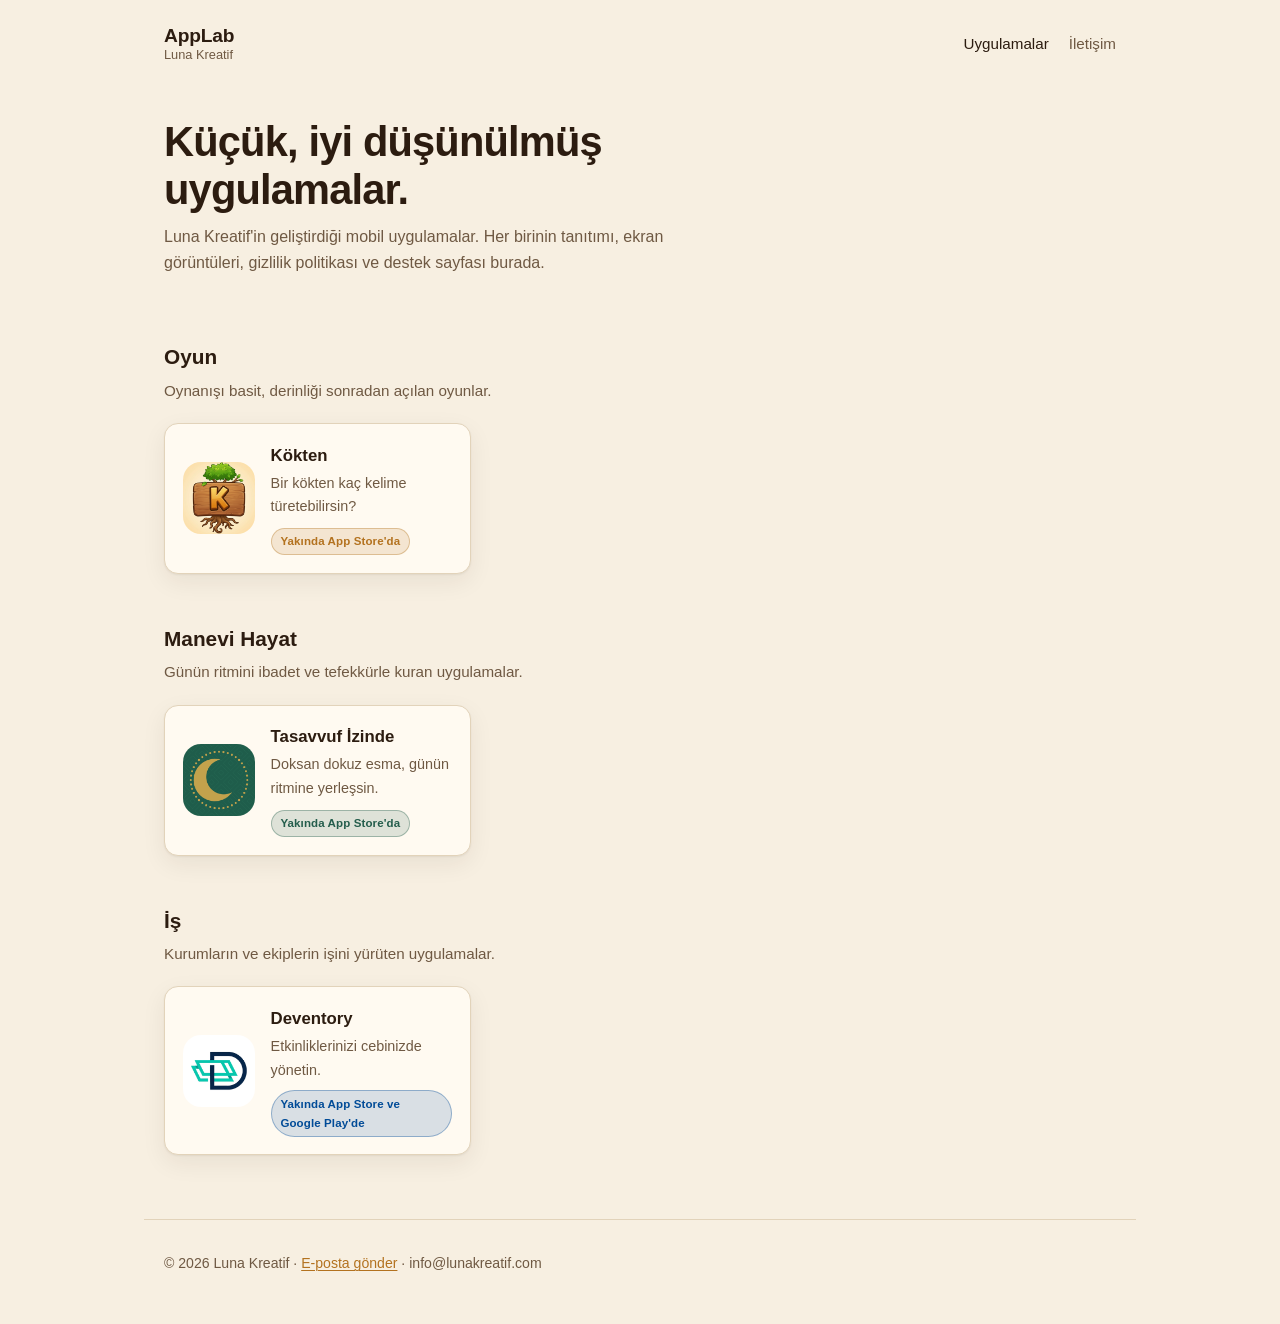
<file: index.html>
<!doctype html>
<html lang="tr">
<head>
<meta charset="utf-8">
<meta name="viewport" content="width=device-width, initial-scale=1">
<title>AppLab — Luna Kreatif</title>
<meta name="description" content="Luna Kreatif'in geliştirdiği mobil uygulamalar. Her birinin tanıtımı, ekran görüntüleri, gizlilik politikası ve destek sayfası burada.">
<meta property="og:title" content="AppLab — Luna Kreatif">
<meta property="og:description" content="Luna Kreatif'in geliştirdiği mobil uygulamalar. Her birinin tanıtımı, ekran görüntüleri, gizlilik politikası ve destek sayfası burada.">
<meta property="og:type" content="website">
<link rel="icon" href="assets/favicon.svg">
<link rel="stylesheet" href="assets/style.css">

</head>
<body>
<header class="ust">
  <a class="marka" href="index.html">
    <span class="marka-ad">AppLab</span>
    <span class="marka-alt">Luna Kreatif</span>
  </a>
  <nav>
    <a href="index.html" class="secili">Uygulamalar</a>
    <a href="mailto:info@lunakreatif.com">İletişim</a>
  </nav>
</header>
<main>

  <section class="giris">
    <h1>Küçük, iyi düşünülmüş uygulamalar.</h1>
    <p>Luna Kreatif'in geliştirdiği mobil uygulamalar. Her birinin tanıtımı, ekran görüntüleri, gizlilik politikası ve destek sayfası burada.</p>
  </section>

  <section class="kategori" id="oyun">
    <h2>Oyun</h2>
    <p class="kategori-not">Oynanışı basit, derinliği sonradan açılan oyunlar.</p>
    <div class="izgara">
      <a class="kart" href="kokten/index.html" style="--accent:#B3721F">
        <img class="kart-ikon" src="assets/kokten/icon.png" alt="Kökten simgesi" width="72" height="72">
        <div class="kart-metin">
          <h3>Kökten</h3>
          <p>Bir kökten kaç kelime türetebilirsin?</p>
          <span class="rozet rozet-yakinda">Yakında App Store'da</span>
        </div>
      </a>
    </div>
  </section>


  <section class="kategori" id="manevi">
    <h2>Manevi Hayat</h2>
    <p class="kategori-not">Günün ritmini ibadet ve tefekkürle kuran uygulamalar.</p>
    <div class="izgara">
      <a class="kart" href="tasavvufizinde/index.html" style="--accent:#245D4C">
        <img class="kart-ikon" src="assets/tasavvufizinde/icon.png" alt="Tasavvuf İzinde simgesi" width="72" height="72">
        <div class="kart-metin">
          <h3>Tasavvuf İzinde</h3>
          <p>Doksan dokuz esma, günün ritmine yerleşsin.</p>
          <span class="rozet rozet-yakinda">Yakında App Store'da</span>
        </div>
      </a>
    </div>
  </section>

  <section class="kategori" id="is">
    <h2>İş</h2>
    <p class="kategori-not">Kurumların ve ekiplerin işini yürüten uygulamalar.</p>
    <div class="izgara">
      <a class="kart" href="deventory/index.html" style="--accent:#004B97">
        <img class="kart-ikon" src="assets/deventory/icon.png" alt="Deventory simgesi" width="72" height="72">
        <div class="kart-metin">
          <h3>Deventory</h3>
          <p>Etkinliklerinizi cebinizde yönetin.</p>
          <span class="rozet rozet-yakinda">Yakında App Store ve Google Play'de</span>
        </div>
      </a>
    </div>
  </section>
</main>
<footer class="alt">
  <p>© 2026 Luna Kreatif · <a href="mailto:info@lunakreatif.com">E-posta gönder</a> · <span class="adres">info<!---->@<!---->lunakreatif.com</span></p>
</footer>
</body>
</html>
</file>
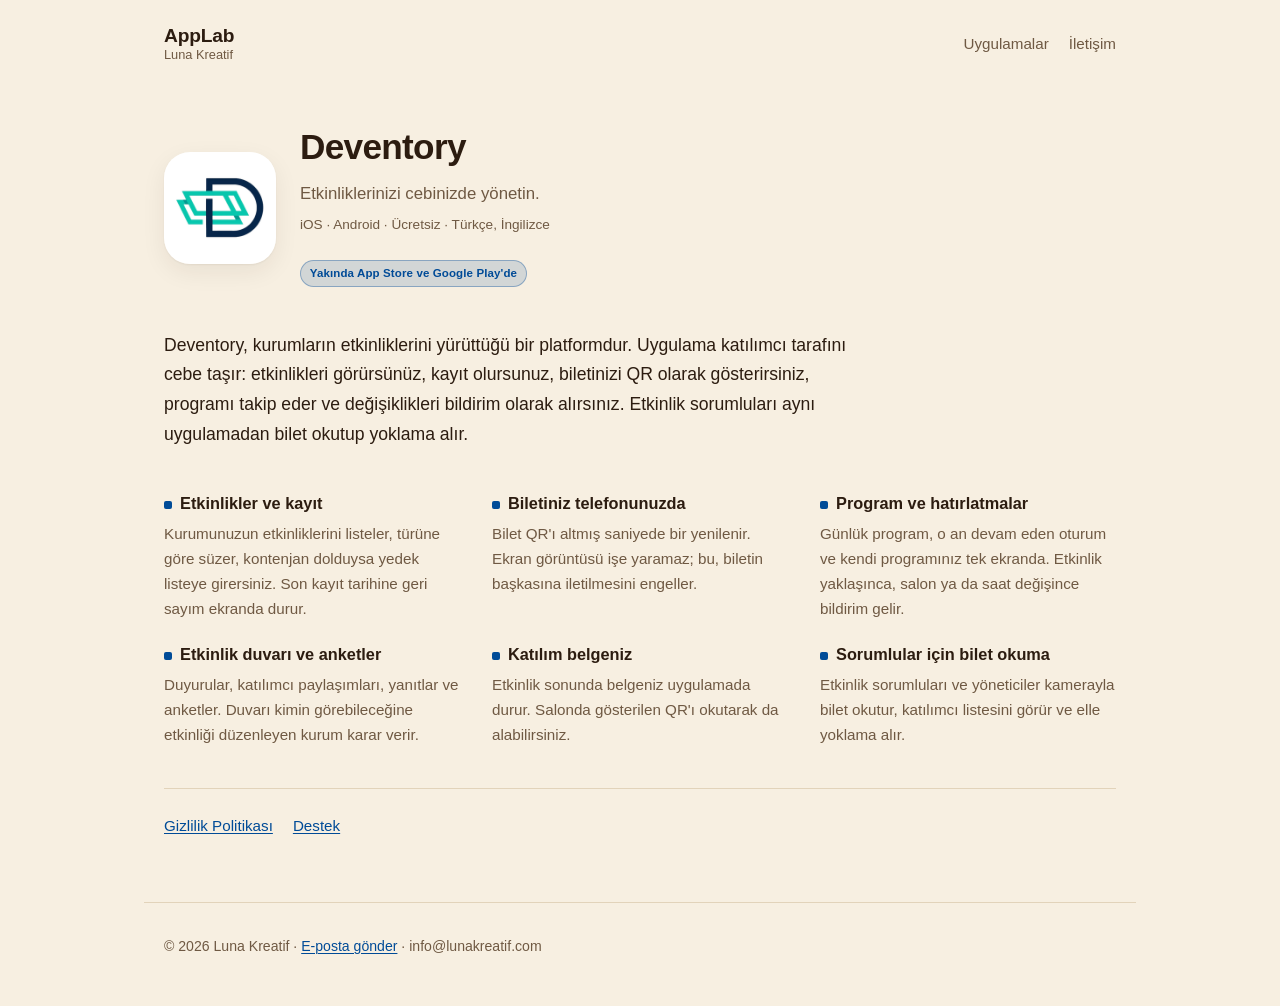
<file: deventory/index.html>
<!doctype html>
<html lang="tr">
<head>
<meta charset="utf-8">
<meta name="viewport" content="width=device-width, initial-scale=1">
<title>Deventory — AppLab</title>
<meta name="description" content="Etkinliklerinizi cebinizde yönetin.">
<meta property="og:title" content="Deventory — AppLab">
<meta property="og:description" content="Etkinliklerinizi cebinizde yönetin.">
<meta property="og:type" content="website">
<link rel="icon" href="../assets/favicon.svg">
<link rel="stylesheet" href="../assets/style.css">
<style>:root{--accent:#004B97}</style>
</head>
<body>
<header class="ust">
  <a class="marka" href="../index.html">
    <span class="marka-ad">AppLab</span>
    <span class="marka-alt">Luna Kreatif</span>
  </a>
  <nav>
    <a href="../index.html">Uygulamalar</a>
    <a href="mailto:info@lunakreatif.com">İletişim</a>
  </nav>
</header>
<main>

  <article class="uygulama">
    <header class="uygulama-ust">
      <img class="uygulama-ikon" src="../assets/deventory/icon.png" alt="Deventory simgesi" width="112" height="112">
      <div>
        <h1>Deventory</h1>
        <p class="slogan">Etkinliklerinizi cebinizde yönetin.</p>
        <p class="kunye">
          iOS · Android · Ücretsiz · Türkçe, İngilizce
        </p>
        <p class="rozet rozet-yakinda">Yakında App Store ve Google Play'de</p>
      </div>
    </header>

    <p class="lead">Deventory, kurumların etkinliklerini yürüttüğü bir platformdur. Uygulama katılımcı tarafını cebe taşır: etkinlikleri görürsünüz, kayıt olursunuz, biletinizi QR olarak gösterirsiniz, programı takip eder ve değişiklikleri bildirim olarak alırsınız. Etkinlik sorumluları aynı uygulamadan bilet okutup yoklama alır.</p>

    

    <section class="ozellikler">
      <div class="ozellik">
        <h3>Etkinlikler ve kayıt</h3>
        <p>Kurumunuzun etkinliklerini listeler, türüne göre süzer, kontenjan dolduysa yedek listeye girersiniz. Son kayıt tarihine geri sayım ekranda durur.</p>
      </div>
      <div class="ozellik">
        <h3>Biletiniz telefonunuzda</h3>
        <p>Bilet QR'ı altmış saniyede bir yenilenir. Ekran görüntüsü işe yaramaz; bu, biletin başkasına iletilmesini engeller.</p>
      </div>
      <div class="ozellik">
        <h3>Program ve hatırlatmalar</h3>
        <p>Günlük program, o an devam eden oturum ve kendi programınız tek ekranda. Etkinlik yaklaşınca, salon ya da saat değişince bildirim gelir.</p>
      </div>
      <div class="ozellik">
        <h3>Etkinlik duvarı ve anketler</h3>
        <p>Duyurular, katılımcı paylaşımları, yanıtlar ve anketler. Duvarı kimin görebileceğine etkinliği düzenleyen kurum karar verir.</p>
      </div>
      <div class="ozellik">
        <h3>Katılım belgeniz</h3>
        <p>Etkinlik sonunda belgeniz uygulamada durur. Salonda gösterilen QR'ı okutarak da alabilirsiniz.</p>
      </div>
      <div class="ozellik">
        <h3>Sorumlular için bilet okuma</h3>
        <p>Etkinlik sorumluları ve yöneticiler kamerayla bilet okutur, katılımcı listesini görür ve elle yoklama alır.</p>
      </div>
    </section>

    <nav class="alt-baglantilar">
      <a href="gizlilik/index.html">Gizlilik Politikası</a>
      <a href="destek/index.html">Destek</a>
    </nav>
  </article>
</main>
<footer class="alt">
  <p>© 2026 Luna Kreatif · <a href="mailto:info@lunakreatif.com">E-posta gönder</a> · <span class="adres">info<!---->@<!---->lunakreatif.com</span></p>
</footer>
</body>
</html>
</file>
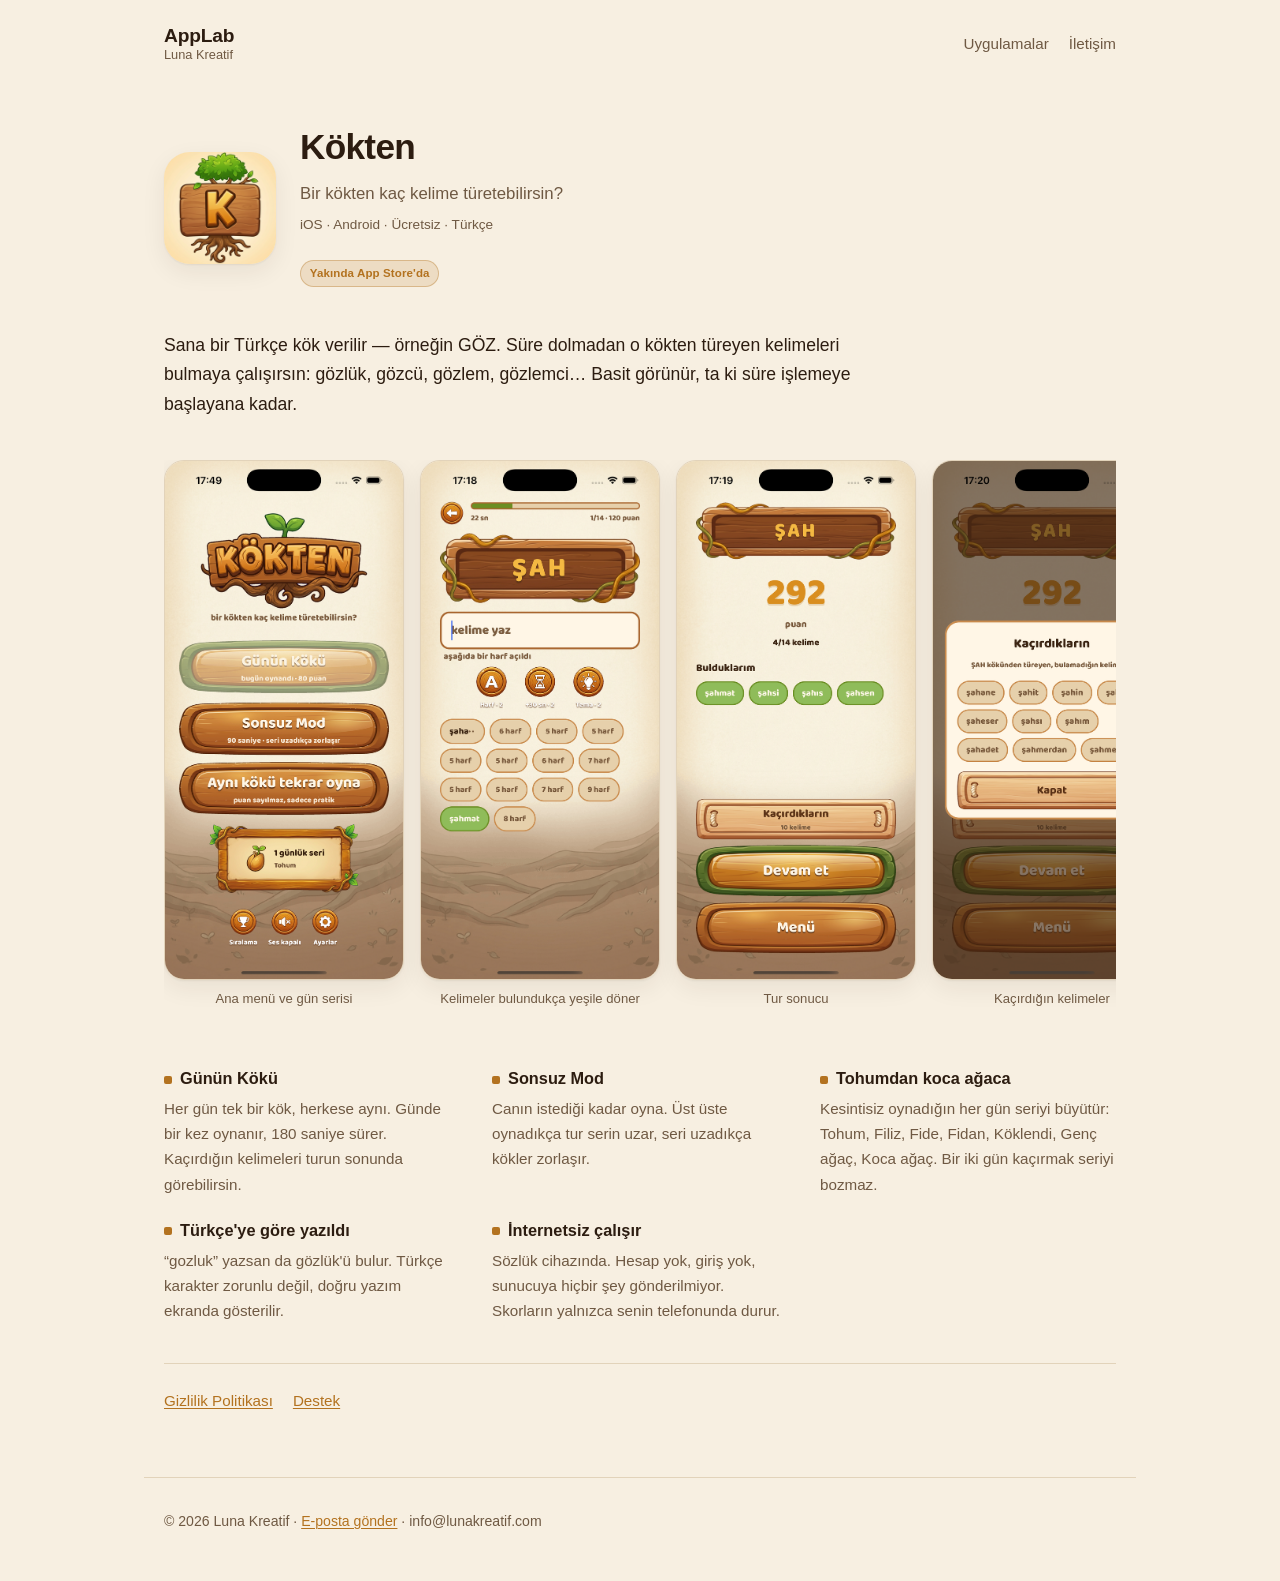
<file: kokten/index.html>
<!doctype html>
<html lang="tr">
<head>
<meta charset="utf-8">
<meta name="viewport" content="width=device-width, initial-scale=1">
<title>Kökten — AppLab</title>
<meta name="description" content="Bir kökten kaç kelime türetebilirsin?">
<meta property="og:title" content="Kökten — AppLab">
<meta property="og:description" content="Bir kökten kaç kelime türetebilirsin?">
<meta property="og:type" content="website">
<link rel="icon" href="../assets/favicon.svg">
<link rel="stylesheet" href="../assets/style.css">
<style>:root{--accent:#B3721F}</style>
</head>
<body>
<header class="ust">
  <a class="marka" href="../index.html">
    <span class="marka-ad">AppLab</span>
    <span class="marka-alt">Luna Kreatif</span>
  </a>
  <nav>
    <a href="../index.html">Uygulamalar</a>
    <a href="mailto:info@lunakreatif.com">İletişim</a>
  </nav>
</header>
<main>

  <article class="uygulama">
    <header class="uygulama-ust">
      <img class="uygulama-ikon" src="../assets/kokten/icon.png" alt="Kökten simgesi" width="112" height="112">
      <div>
        <h1>Kökten</h1>
        <p class="slogan">Bir kökten kaç kelime türetebilirsin?</p>
        <p class="kunye">
          iOS · Android · Ücretsiz · Türkçe
        </p>
        <p class="rozet rozet-yakinda">Yakında App Store'da</p>
      </div>
    </header>

    <p class="lead">Sana bir Türkçe kök verilir — örneğin GÖZ. Süre dolmadan o kökten türeyen kelimeleri bulmaya çalışırsın: gözlük, gözcü, gözlem, gözlemci… Basit görünür, ta ki süre işlemeye başlayana kadar.</p>

    <section class="vitrin">
      <figure>
        <img src="../assets/kokten/menu.png" alt="Ana menü ve gün serisi" loading="lazy">
        <figcaption>Ana menü ve gün serisi</figcaption>
      </figure>
      <figure>
        <img src="../assets/kokten/oyun.png" alt="Kelimeler bulundukça yeşile döner" loading="lazy">
        <figcaption>Kelimeler bulundukça yeşile döner</figcaption>
      </figure>
      <figure>
        <img src="../assets/kokten/sonuc.png" alt="Tur sonucu" loading="lazy">
        <figcaption>Tur sonucu</figcaption>
      </figure>
      <figure>
        <img src="../assets/kokten/kacanlar.png" alt="Kaçırdığın kelimeler" loading="lazy">
        <figcaption>Kaçırdığın kelimeler</figcaption>
      </figure>
      <figure>
        <img src="../assets/kokten/seri.png" alt="Seri takibi: yedi basamak" loading="lazy">
        <figcaption>Seri takibi: yedi basamak</figcaption>
      </figure>
    </section>

    <section class="ozellikler">
      <div class="ozellik">
        <h3>Günün Kökü</h3>
        <p>Her gün tek bir kök, herkese aynı. Günde bir kez oynanır, 180 saniye sürer. Kaçırdığın kelimeleri turun sonunda görebilirsin.</p>
      </div>
      <div class="ozellik">
        <h3>Sonsuz Mod</h3>
        <p>Canın istediği kadar oyna. Üst üste oynadıkça tur serin uzar, seri uzadıkça kökler zorlaşır.</p>
      </div>
      <div class="ozellik">
        <h3>Tohumdan koca ağaca</h3>
        <p>Kesintisiz oynadığın her gün seriyi büyütür: Tohum, Filiz, Fide, Fidan, Köklendi, Genç ağaç, Koca ağaç. Bir iki gün kaçırmak seriyi bozmaz.</p>
      </div>
      <div class="ozellik">
        <h3>Türkçe'ye göre yazıldı</h3>
        <p>“gozluk” yazsan da gözlük'ü bulur. Türkçe karakter zorunlu değil, doğru yazım ekranda gösterilir.</p>
      </div>
      <div class="ozellik">
        <h3>İnternetsiz çalışır</h3>
        <p>Sözlük cihazında. Hesap yok, giriş yok, sunucuya hiçbir şey gönderilmiyor. Skorların yalnızca senin telefonunda durur.</p>
      </div>
    </section>

    <nav class="alt-baglantilar">
      <a href="gizlilik/index.html">Gizlilik Politikası</a>
      <a href="destek/index.html">Destek</a>
    </nav>
  </article>
</main>
<footer class="alt">
  <p>© 2026 Luna Kreatif · <a href="mailto:info@lunakreatif.com">E-posta gönder</a> · <span class="adres">info<!---->@<!---->lunakreatif.com</span></p>
</footer>
</body>
</html>
</file>
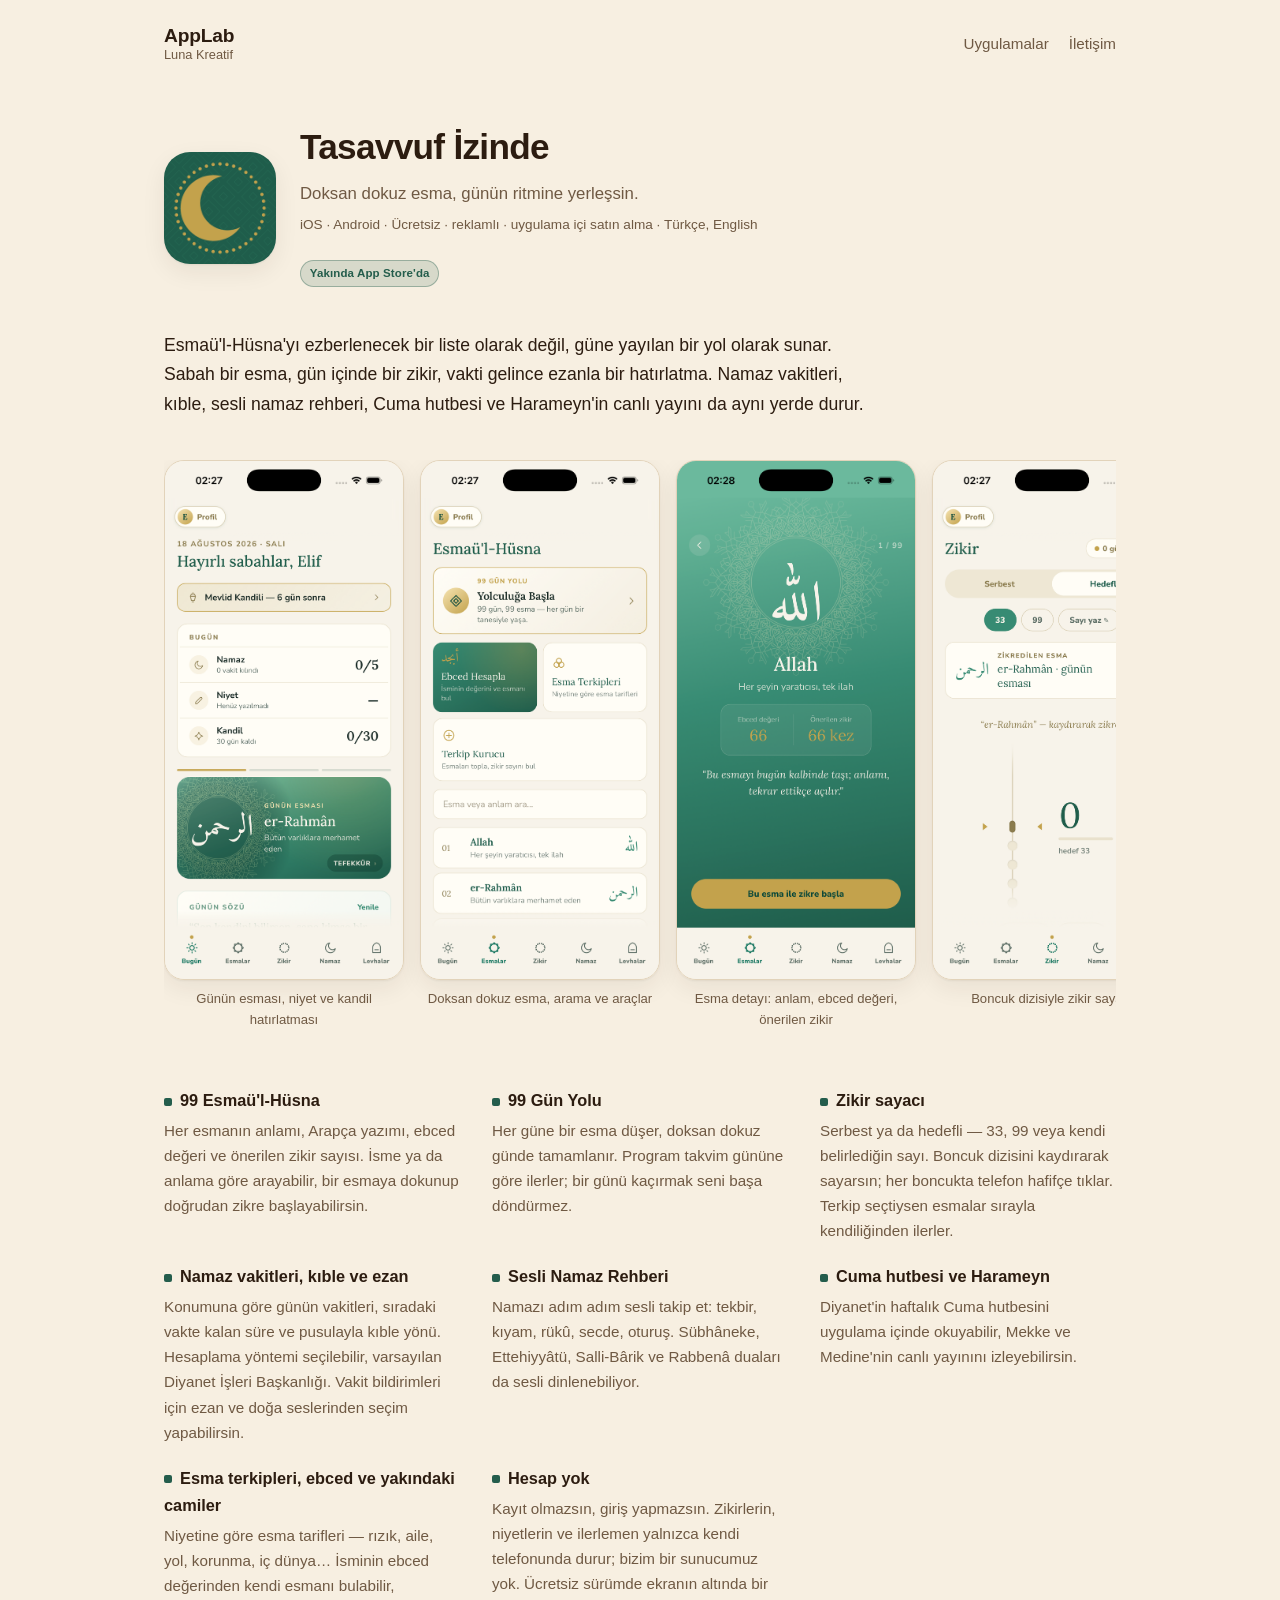
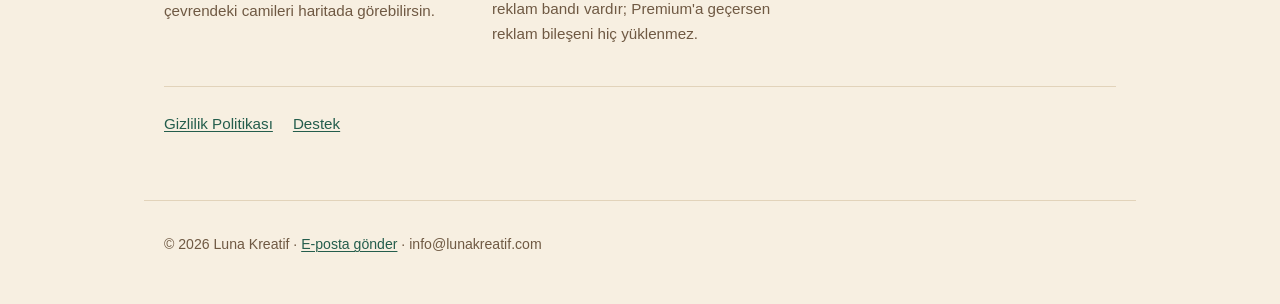
<file: tasavvufizinde/index.html>
<!doctype html>
<html lang="tr">
<head>
<meta charset="utf-8">
<meta name="viewport" content="width=device-width, initial-scale=1">
<title>Tasavvuf İzinde — AppLab</title>
<meta name="description" content="Doksan dokuz esma, günün ritmine yerleşsin.">
<meta property="og:title" content="Tasavvuf İzinde — AppLab">
<meta property="og:description" content="Doksan dokuz esma, günün ritmine yerleşsin.">
<meta property="og:type" content="website">
<link rel="icon" href="../assets/favicon.svg">
<link rel="stylesheet" href="../assets/style.css">
<style>:root{--accent:#245D4C}</style>
</head>
<body>
<header class="ust">
  <a class="marka" href="../index.html">
    <span class="marka-ad">AppLab</span>
    <span class="marka-alt">Luna Kreatif</span>
  </a>
  <nav>
    <a href="../index.html">Uygulamalar</a>
    <a href="mailto:info@lunakreatif.com">İletişim</a>
  </nav>
</header>
<main>

  <article class="uygulama">
    <header class="uygulama-ust">
      <img class="uygulama-ikon" src="../assets/tasavvufizinde/icon.png" alt="Tasavvuf İzinde simgesi" width="112" height="112">
      <div>
        <h1>Tasavvuf İzinde</h1>
        <p class="slogan">Doksan dokuz esma, günün ritmine yerleşsin.</p>
        <p class="kunye">
          iOS · Android · Ücretsiz · reklamlı · uygulama içi satın alma · Türkçe, English
        </p>
        <p class="rozet rozet-yakinda">Yakında App Store'da</p>
      </div>
    </header>

    <p class="lead">Esmaü'l-Hüsna'yı ezberlenecek bir liste olarak değil, güne yayılan bir yol olarak sunar. Sabah bir esma, gün içinde bir zikir, vakti gelince ezanla bir hatırlatma. Namaz vakitleri, kıble, sesli namaz rehberi, Cuma hutbesi ve Harameyn'in canlı yayını da aynı yerde durur.</p>

    <section class="vitrin">
      <figure>
        <img src="../assets/tasavvufizinde/bugun.png" alt="Günün esması, niyet ve kandil hatırlatması" loading="lazy">
        <figcaption>Günün esması, niyet ve kandil hatırlatması</figcaption>
      </figure>
      <figure>
        <img src="../assets/tasavvufizinde/esmalar.png" alt="Doksan dokuz esma, arama ve araçlar" loading="lazy">
        <figcaption>Doksan dokuz esma, arama ve araçlar</figcaption>
      </figure>
      <figure>
        <img src="../assets/tasavvufizinde/detay.png" alt="Esma detayı: anlam, ebced değeri, önerilen zikir" loading="lazy">
        <figcaption>Esma detayı: anlam, ebced değeri, önerilen zikir</figcaption>
      </figure>
      <figure>
        <img src="../assets/tasavvufizinde/zikir.png" alt="Boncuk dizisiyle zikir sayacı" loading="lazy">
        <figcaption>Boncuk dizisiyle zikir sayacı</figcaption>
      </figure>
      <figure>
        <img src="../assets/tasavvufizinde/namaz.png" alt="Vakitler, kalan süre ve kıble" loading="lazy">
        <figcaption>Vakitler, kalan süre ve kıble</figcaption>
      </figure>
      <figure>
        <img src="../assets/tasavvufizinde/levhalar.png" alt="Nûr Levhaları — emekle açığa çıkan tablolar" loading="lazy">
        <figcaption>Nûr Levhaları — emekle açığa çıkan tablolar</figcaption>
      </figure>
    </section>

    <section class="ozellikler">
      <div class="ozellik">
        <h3>99 Esmaü'l-Hüsna</h3>
        <p>Her esmanın anlamı, Arapça yazımı, ebced değeri ve önerilen zikir sayısı. İsme ya da anlama göre arayabilir, bir esmaya dokunup doğrudan zikre başlayabilirsin.</p>
      </div>
      <div class="ozellik">
        <h3>99 Gün Yolu</h3>
        <p>Her güne bir esma düşer, doksan dokuz günde tamamlanır. Program takvim gününe göre ilerler; bir günü kaçırmak seni başa döndürmez.</p>
      </div>
      <div class="ozellik">
        <h3>Zikir sayacı</h3>
        <p>Serbest ya da hedefli — 33, 99 veya kendi belirlediğin sayı. Boncuk dizisini kaydırarak sayarsın; her boncukta telefon hafifçe tıklar. Terkip seçtiysen esmalar sırayla kendiliğinden ilerler.</p>
      </div>
      <div class="ozellik">
        <h3>Namaz vakitleri, kıble ve ezan</h3>
        <p>Konumuna göre günün vakitleri, sıradaki vakte kalan süre ve pusulayla kıble yönü. Hesaplama yöntemi seçilebilir, varsayılan Diyanet İşleri Başkanlığı. Vakit bildirimleri için ezan ve doğa seslerinden seçim yapabilirsin.</p>
      </div>
      <div class="ozellik">
        <h3>Sesli Namaz Rehberi</h3>
        <p>Namazı adım adım sesli takip et: tekbir, kıyam, rükû, secde, oturuş. Sübhâneke, Ettehiyyâtü, Salli-Bârik ve Rabbenâ duaları da sesli dinlenebiliyor.</p>
      </div>
      <div class="ozellik">
        <h3>Cuma hutbesi ve Harameyn</h3>
        <p>Diyanet'in haftalık Cuma hutbesini uygulama içinde okuyabilir, Mekke ve Medine'nin canlı yayınını izleyebilirsin.</p>
      </div>
      <div class="ozellik">
        <h3>Esma terkipleri, ebced ve yakındaki camiler</h3>
        <p>Niyetine göre esma tarifleri — rızık, aile, yol, korunma, iç dünya… İsminin ebced değerinden kendi esmanı bulabilir, çevrendeki camileri haritada görebilirsin.</p>
      </div>
      <div class="ozellik">
        <h3>Hesap yok</h3>
        <p>Kayıt olmazsın, giriş yapmazsın. Zikirlerin, niyetlerin ve ilerlemen yalnızca kendi telefonunda durur; bizim bir sunucumuz yok. Ücretsiz sürümde ekranın altında bir reklam bandı vardır; Premium'a geçersen reklam bileşeni hiç yüklenmez.</p>
      </div>
    </section>

    <nav class="alt-baglantilar">
      <a href="gizlilik/index.html">Gizlilik Politikası</a>
      <a href="destek/index.html">Destek</a>
    </nav>
  </article>
</main>
<footer class="alt">
  <p>© 2026 Luna Kreatif · <a href="mailto:info@lunakreatif.com">E-posta gönder</a> · <span class="adres">info<!---->@<!---->lunakreatif.com</span></p>
</footer>
</body>
</html>
</file>
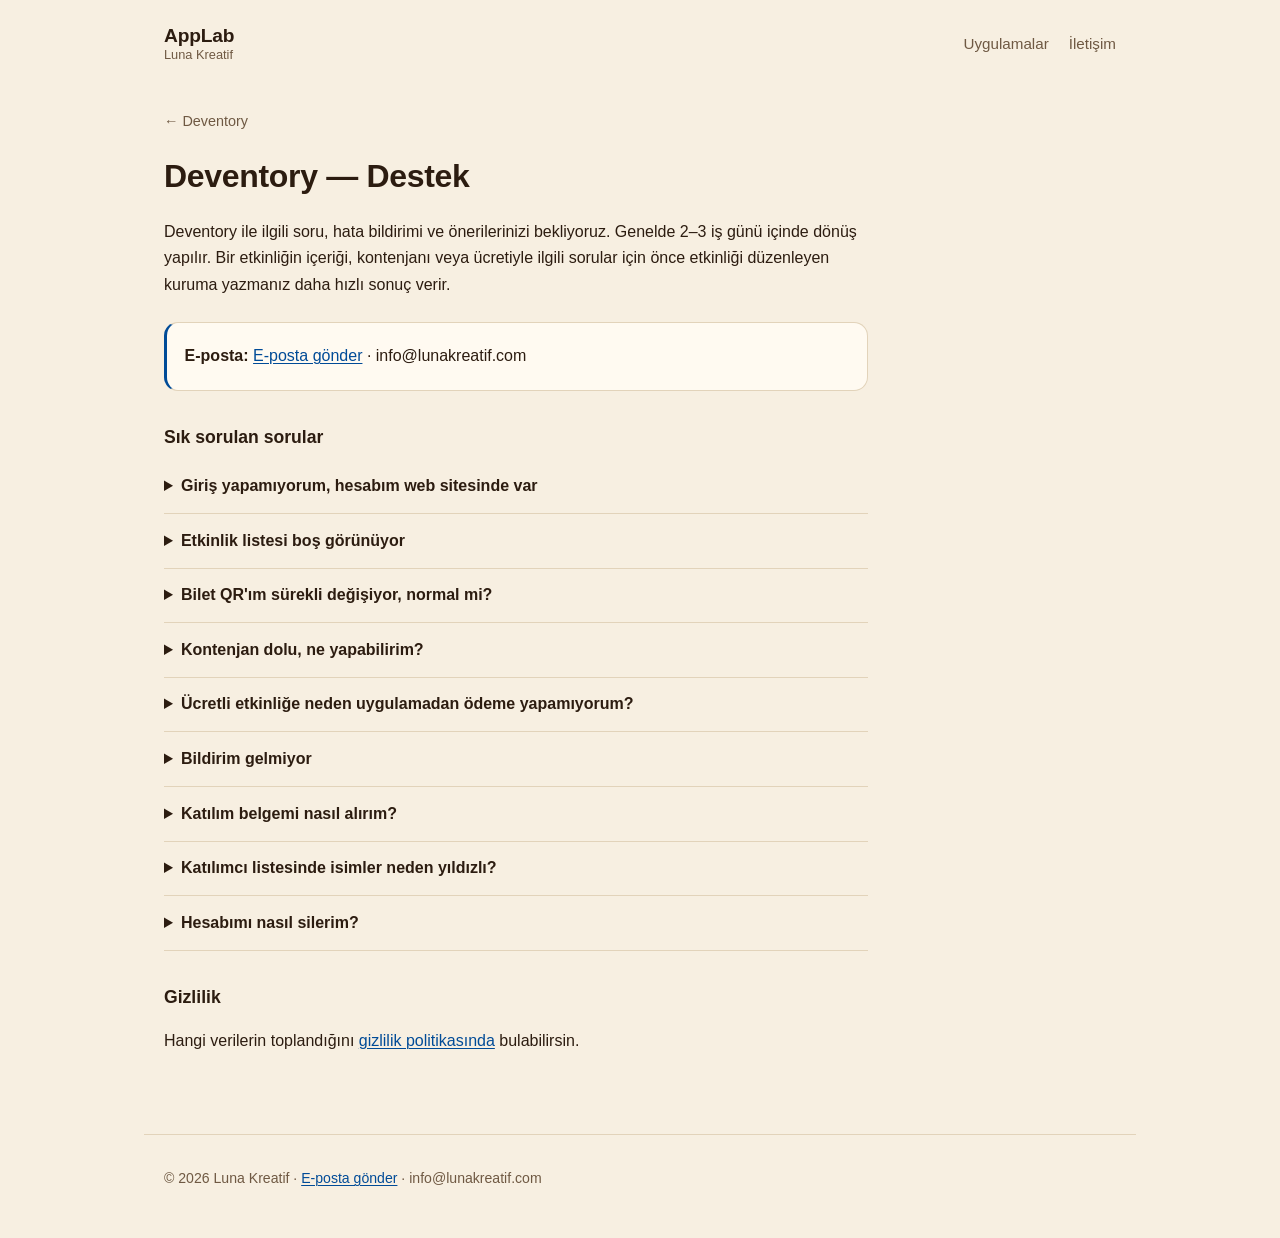
<file: deventory/destek/index.html>
<!doctype html>
<html lang="tr">
<head>
<meta charset="utf-8">
<meta name="viewport" content="width=device-width, initial-scale=1">
<title>Deventory — Destek</title>
<meta name="description" content="Deventory destek ve sık sorulan sorular">
<meta property="og:title" content="Deventory — Destek">
<meta property="og:description" content="Deventory destek ve sık sorulan sorular">
<meta property="og:type" content="website">
<link rel="icon" href="../../assets/favicon.svg">
<link rel="stylesheet" href="../../assets/style.css">
<style>:root{--accent:#004B97}</style>
</head>
<body>
<header class="ust">
  <a class="marka" href="../../index.html">
    <span class="marka-ad">AppLab</span>
    <span class="marka-alt">Luna Kreatif</span>
  </a>
  <nav>
    <a href="../../index.html">Uygulamalar</a>
    <a href="mailto:info@lunakreatif.com">İletişim</a>
  </nav>
</header>
<main>

  <article class="metin">
    <p class="firari"><a href="../index.html">← Deventory</a></p>
    <h1>Deventory — Destek</h1>
    <p>Deventory ile ilgili soru, hata bildirimi ve önerilerinizi bekliyoruz. Genelde 2–3 iş günü içinde dönüş yapılır. Bir etkinliğin içeriği, kontenjanı veya ücretiyle ilgili sorular için önce etkinliği düzenleyen kuruma yazmanız daha hızlı sonuç verir.</p>

    <div class="ozet">
      <p><strong>E-posta:</strong> <a href="mailto:info@lunakreatif.com">E-posta gönder</a> · <span class="adres">info<!---->@<!---->lunakreatif.com</span></p>
    </div>

    <h2>Sık sorulan sorular</h2>
    <details>
      <summary>Giriş yapamıyorum, hesabım web sitesinde var</summary>
      <p>Uygulama web ile aynı hesabı kullanır. Şifrenizi hatırlamıyorsanız giriş ekranından sıfırlama isteyin. Kurum panelinde “platform yöneticisi” rolündeyseniz uygulamaya giriş yapılamaz, web panelini kullanın.</p>
    </details>
    <details>
      <summary>Etkinlik listesi boş görünüyor</summary>
      <p>Önce bir kuruma üye olmanız gerekir. Profil ekranından Organizasyonlar'a girip kurumunuzu seçin; kayıt dışarıya açıksa oradan katılabilirsiniz.</p>
    </details>
    <details>
      <summary>Bilet QR'ım sürekli değişiyor, normal mi?</summary>
      <p>Evet. QR altmış saniyede bir yenilenir, böylece ekran görüntüsü paylaşılarak bilet başkasına devredilemez. Girişte telefonunuzu açık tutmanız yeterli.</p>
    </details>
    <details>
      <summary>Kontenjan dolu, ne yapabilirim?</summary>
      <p>Yedek listeye girin. Kayıt iptali olduğunda sıradaki kişiye bildirim gider ve yer açılır.</p>
    </details>
    <details>
      <summary>Ücretli etkinliğe neden uygulamadan ödeme yapamıyorum?</summary>
      <p>Ücretli yüz yüze etkinliklerde ödeme tarayıcıda açılan güvenli sayfada tamamlanır. Ücretli çevrimiçi etkinliklere ise mağaza kuralları gereği uygulamadan kayıt olunamaz; bunlar için web sitesini kullanın.</p>
    </details>
    <details>
      <summary>Bildirim gelmiyor</summary>
      <p>Profil ekranındaki bildirim tercihlerini ve cihazınızın bildirim ayarlarını kontrol edin. İzni sonradan verdiyseniz uygulamayı bir kez kapatıp açmak kaydı tazeler.</p>
    </details>
    <details>
      <summary>Katılım belgemi nasıl alırım?</summary>
      <p>Etkinlik sonunda belgeniz Profil → Sertifikalarım altında görünür. Salonda belge QR'ı gösteriliyorsa onu okutarak da alabilirsiniz.</p>
    </details>
    <details>
      <summary>Katılımcı listesinde isimler neden yıldızlı?</summary>
      <p>Diğer katılımcıların adları gizlilik için maskelenir. Yönetici ve etkinlik sorumluları tam listeyi görür; siz kendi adınızı her zaman tam görürsünüz.</p>
    </details>
    <details>
      <summary>Hesabımı nasıl silerim?</summary>
      <p>Profil ekranının en altındaki “Hesabımı sil” düğmesi yeterli. Ne silindiğini gizlilik politikasının “Hesabınızı silmek” bölümünde ayrıntılı yazdık.</p>
    </details>

    <h2>Gizlilik</h2>
    <p>Hangi verilerin toplandığını <a href="../gizlilik/index.html">gizlilik politikasında</a> bulabilirsin.</p>
  </article>
</main>
<footer class="alt">
  <p>© 2026 Luna Kreatif · <a href="mailto:info@lunakreatif.com">E-posta gönder</a> · <span class="adres">info<!---->@<!---->lunakreatif.com</span></p>
</footer>
</body>
</html>
</file>
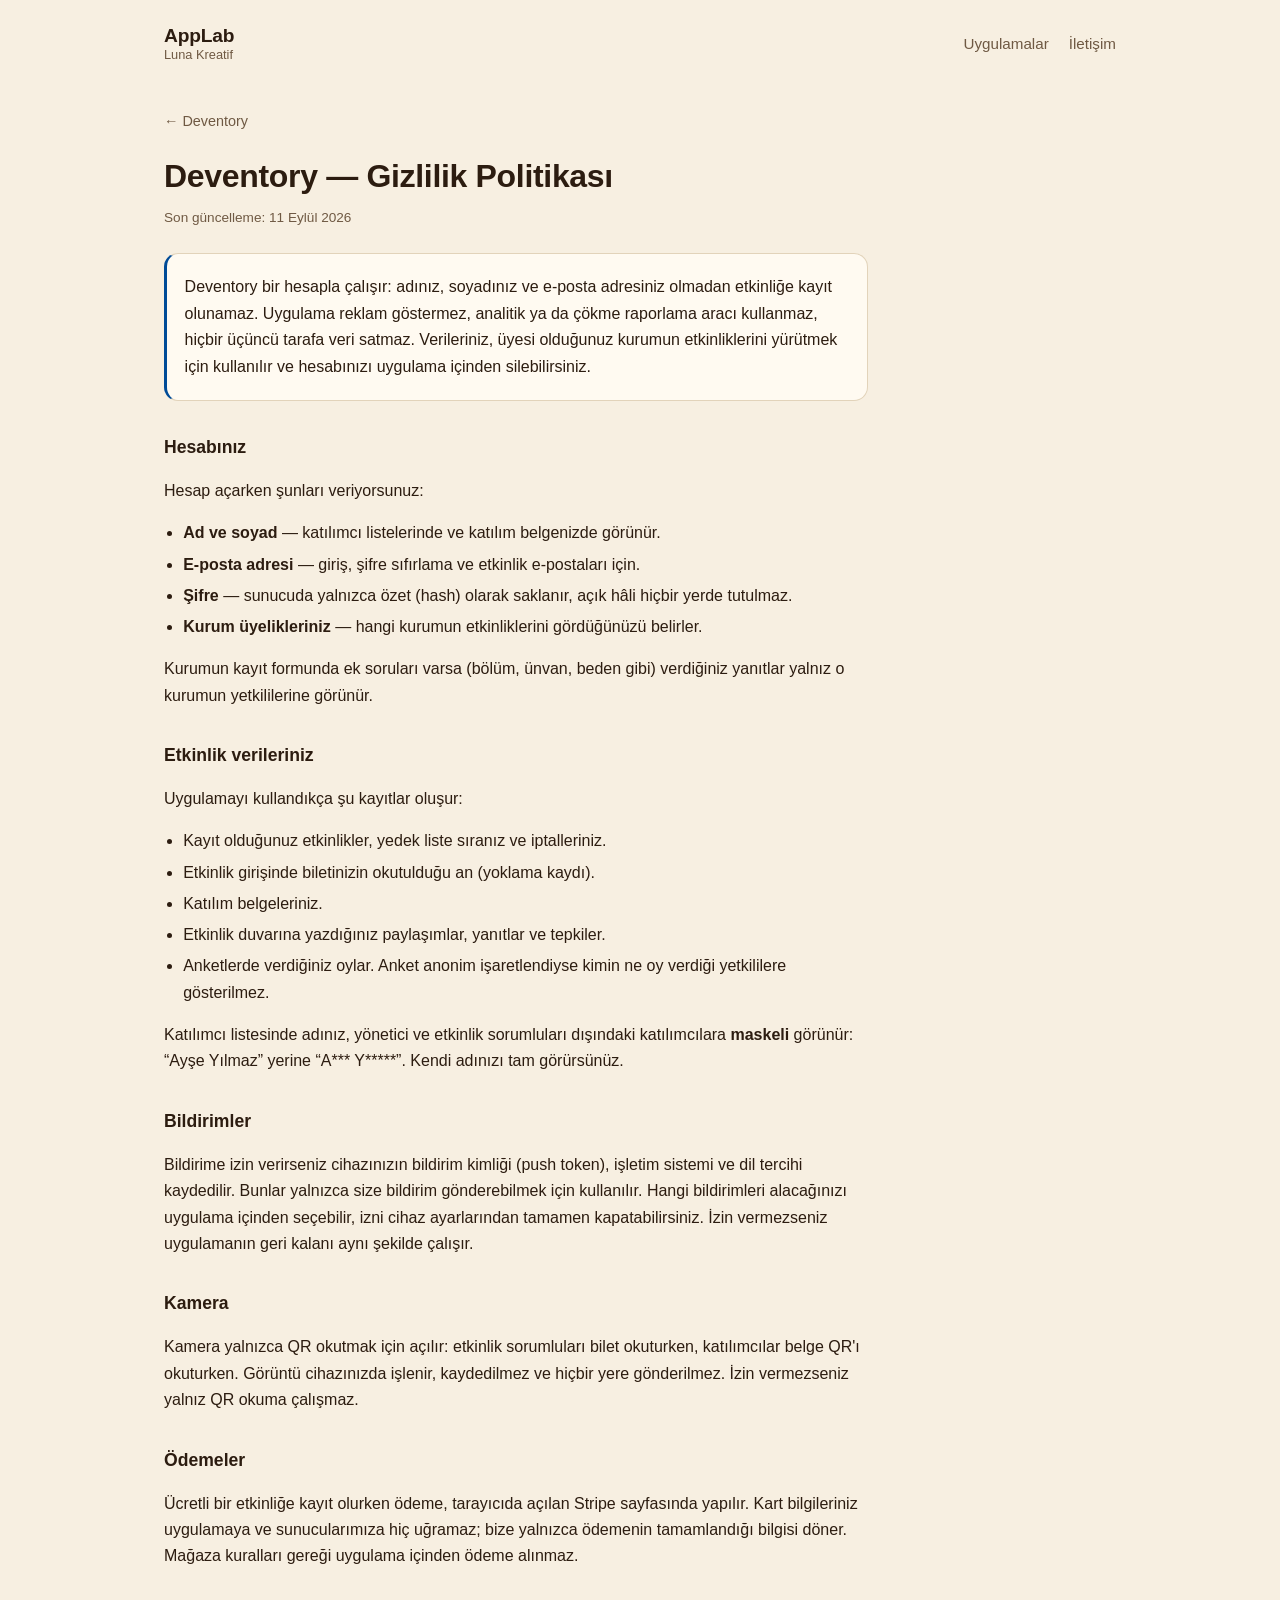
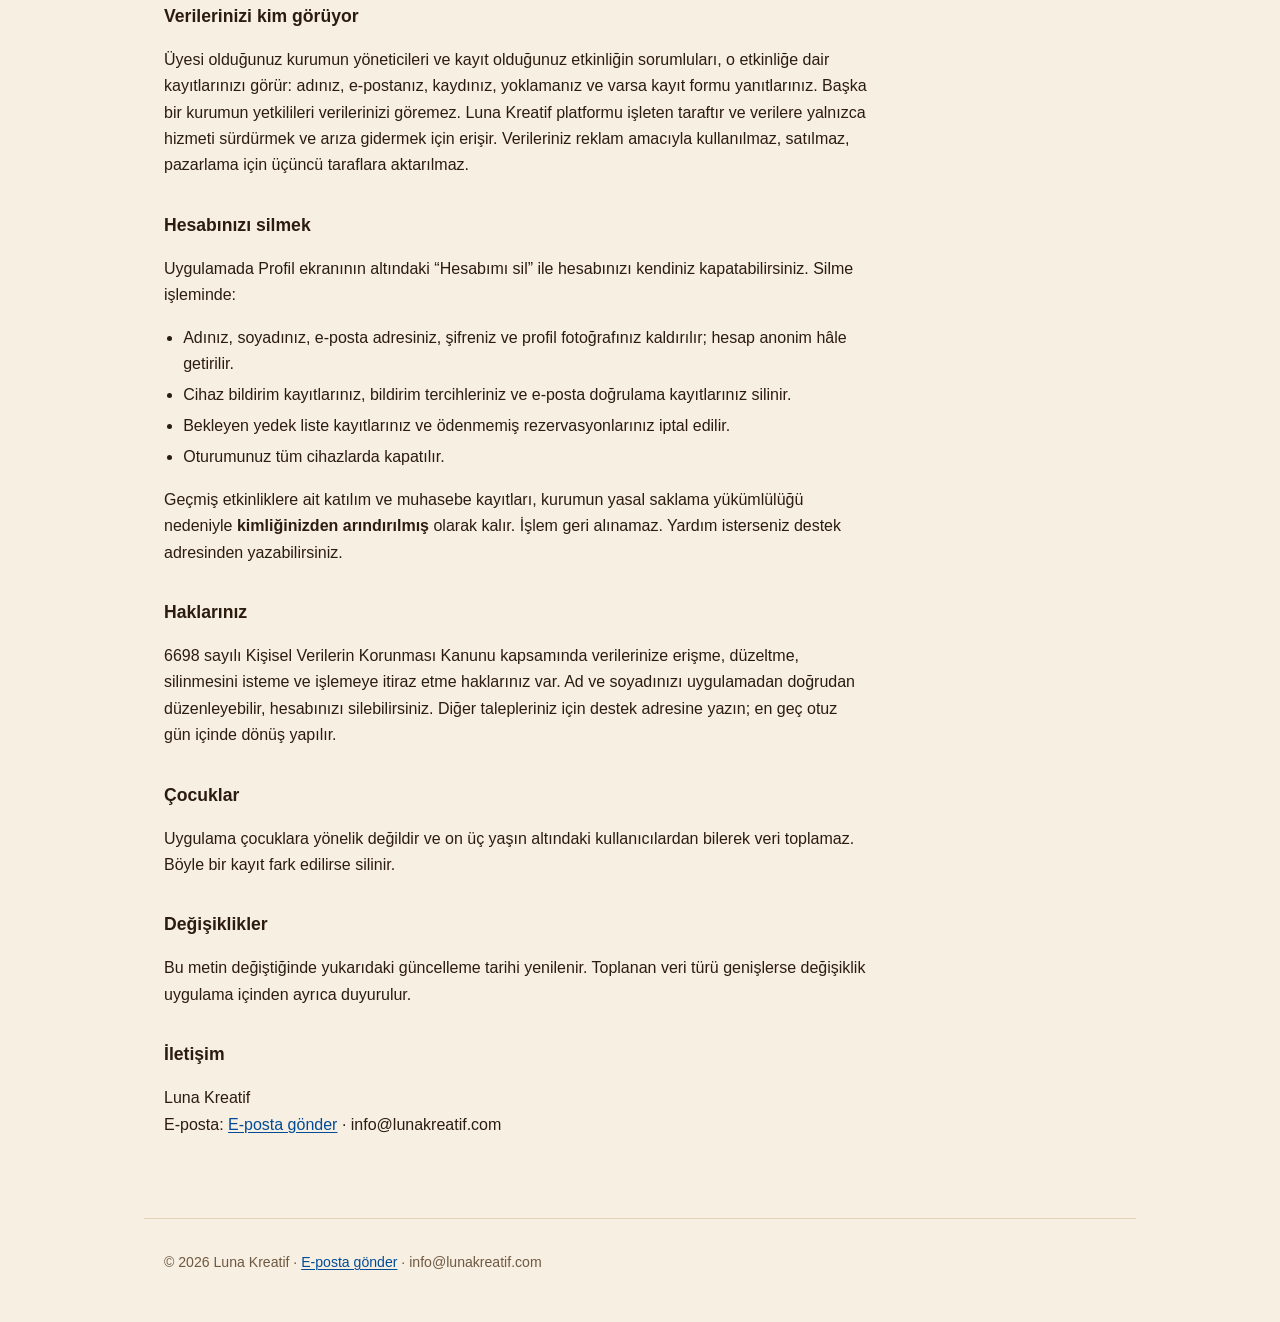
<file: deventory/gizlilik/index.html>
<!doctype html>
<html lang="tr">
<head>
<meta charset="utf-8">
<meta name="viewport" content="width=device-width, initial-scale=1">
<title>Deventory — Gizlilik Politikası</title>
<meta name="description" content="Deventory gizlilik politikası">
<meta property="og:title" content="Deventory — Gizlilik Politikası">
<meta property="og:description" content="Deventory gizlilik politikası">
<meta property="og:type" content="website">
<link rel="icon" href="../../assets/favicon.svg">
<link rel="stylesheet" href="../../assets/style.css">
<style>:root{--accent:#004B97}</style>
</head>
<body>
<header class="ust">
  <a class="marka" href="../../index.html">
    <span class="marka-ad">AppLab</span>
    <span class="marka-alt">Luna Kreatif</span>
  </a>
  <nav>
    <a href="../../index.html">Uygulamalar</a>
    <a href="mailto:info@lunakreatif.com">İletişim</a>
  </nav>
</header>
<main>

  <article class="metin">
    <p class="firari"><a href="../index.html">← Deventory</a></p>
    <h1>Deventory — Gizlilik Politikası</h1>
    <p class="kunye">Son güncelleme: 11 Eylül 2026</p>

    <div class="ozet"><p>Deventory bir hesapla çalışır: adınız, soyadınız ve e-posta adresiniz olmadan etkinliğe kayıt olunamaz. Uygulama reklam göstermez, analitik ya da çökme raporlama aracı kullanmaz, hiçbir üçüncü tarafa veri satmaz. Verileriniz, üyesi olduğunuz kurumun etkinliklerini yürütmek için kullanılır ve hesabınızı uygulama içinden silebilirsiniz.</p></div>

    <h2>Hesabınız</h2>
    <p>Hesap açarken şunları veriyorsunuz:</p>
    <ul><li><strong>Ad ve soyad</strong> — katılımcı listelerinde ve katılım belgenizde görünür.</li><li><strong>E-posta adresi</strong> — giriş, şifre sıfırlama ve etkinlik e-postaları için.</li><li><strong>Şifre</strong> — sunucuda yalnızca özet (hash) olarak saklanır, açık hâli hiçbir yerde tutulmaz.</li><li><strong>Kurum üyelikleriniz</strong> — hangi kurumun etkinliklerini gördüğünüzü belirler.</li></ul>
    <p>Kurumun kayıt formunda ek soruları varsa (bölüm, ünvan, beden gibi) verdiğiniz yanıtlar yalnız o kurumun yetkililerine görünür.</p>

    <h2>Etkinlik verileriniz</h2>
    <p>Uygulamayı kullandıkça şu kayıtlar oluşur:</p>
    <ul><li>Kayıt olduğunuz etkinlikler, yedek liste sıranız ve iptalleriniz.</li><li>Etkinlik girişinde biletinizin okutulduğu an (yoklama kaydı).</li><li>Katılım belgeleriniz.</li><li>Etkinlik duvarına yazdığınız paylaşımlar, yanıtlar ve tepkiler.</li><li>Anketlerde verdiğiniz oylar. Anket anonim işaretlendiyse kimin ne oy verdiği yetkililere gösterilmez.</li></ul>
    <p>Katılımcı listesinde adınız, yönetici ve etkinlik sorumluları dışındaki katılımcılara <strong>maskeli</strong> görünür: “Ayşe Yılmaz” yerine “A*** Y*****”. Kendi adınızı tam görürsünüz.</p>

    <h2>Bildirimler</h2>
    <p>Bildirime izin verirseniz cihazınızın bildirim kimliği (push token), işletim sistemi ve dil tercihi kaydedilir. Bunlar yalnızca size bildirim gönderebilmek için kullanılır. Hangi bildirimleri alacağınızı uygulama içinden seçebilir, izni cihaz ayarlarından tamamen kapatabilirsiniz. İzin vermezseniz uygulamanın geri kalanı aynı şekilde çalışır.</p>
    
    

    <h2>Kamera</h2>
    <p>Kamera yalnızca QR okutmak için açılır: etkinlik sorumluları bilet okuturken, katılımcılar belge QR'ı okuturken. Görüntü cihazınızda işlenir, kaydedilmez ve hiçbir yere gönderilmez. İzin vermezseniz yalnız QR okuma çalışmaz.</p>
    
    

    <h2>Ödemeler</h2>
    <p>Ücretli bir etkinliğe kayıt olurken ödeme, tarayıcıda açılan Stripe sayfasında yapılır. Kart bilgileriniz uygulamaya ve sunucularımıza hiç uğramaz; bize yalnızca ödemenin tamamlandığı bilgisi döner. Mağaza kuralları gereği uygulama içinden ödeme alınmaz.</p>
    
    

    <h2>Verilerinizi kim görüyor</h2>
    <p>Üyesi olduğunuz kurumun yöneticileri ve kayıt olduğunuz etkinliğin sorumluları, o etkinliğe dair kayıtlarınızı görür: adınız, e-postanız, kaydınız, yoklamanız ve varsa kayıt formu yanıtlarınız. Başka bir kurumun yetkilileri verilerinizi göremez. Luna Kreatif platformu işleten taraftır ve verilere yalnızca hizmeti sürdürmek ve arıza gidermek için erişir. Verileriniz reklam amacıyla kullanılmaz, satılmaz, pazarlama için üçüncü taraflara aktarılmaz.</p>
    
    

    <h2>Hesabınızı silmek</h2>
    <p>Uygulamada Profil ekranının altındaki “Hesabımı sil” ile hesabınızı kendiniz kapatabilirsiniz. Silme işleminde:</p>
    <ul><li>Adınız, soyadınız, e-posta adresiniz, şifreniz ve profil fotoğrafınız kaldırılır; hesap anonim hâle getirilir.</li><li>Cihaz bildirim kayıtlarınız, bildirim tercihleriniz ve e-posta doğrulama kayıtlarınız silinir.</li><li>Bekleyen yedek liste kayıtlarınız ve ödenmemiş rezervasyonlarınız iptal edilir.</li><li>Oturumunuz tüm cihazlarda kapatılır.</li></ul>
    <p>Geçmiş etkinliklere ait katılım ve muhasebe kayıtları, kurumun yasal saklama yükümlülüğü nedeniyle <strong>kimliğinizden arındırılmış</strong> olarak kalır. İşlem geri alınamaz. Yardım isterseniz destek adresinden yazabilirsiniz.</p>

    <h2>Haklarınız</h2>
    <p>6698 sayılı Kişisel Verilerin Korunması Kanunu kapsamında verilerinize erişme, düzeltme, silinmesini isteme ve işlemeye itiraz etme haklarınız var. Ad ve soyadınızı uygulamadan doğrudan düzenleyebilir, hesabınızı silebilirsiniz. Diğer talepleriniz için destek adresine yazın; en geç otuz gün içinde dönüş yapılır.</p>
    
    

    <h2>Çocuklar</h2>
    <p>Uygulama çocuklara yönelik değildir ve on üç yaşın altındaki kullanıcılardan bilerek veri toplamaz. Böyle bir kayıt fark edilirse silinir.</p>
    
    

    <h2>Değişiklikler</h2>
    <p>Bu metin değiştiğinde yukarıdaki güncelleme tarihi yenilenir. Toplanan veri türü genişlerse değişiklik uygulama içinden ayrıca duyurulur.</p>
    
    

    <h2>İletişim</h2>
    <p>Luna Kreatif<br>E-posta: <a href="mailto:info@lunakreatif.com">E-posta gönder</a> · <span class="adres">info<!---->@<!---->lunakreatif.com</span></p>
  </article>
</main>
<footer class="alt">
  <p>© 2026 Luna Kreatif · <a href="mailto:info@lunakreatif.com">E-posta gönder</a> · <span class="adres">info<!---->@<!---->lunakreatif.com</span></p>
</footer>
</body>
</html>
</file>
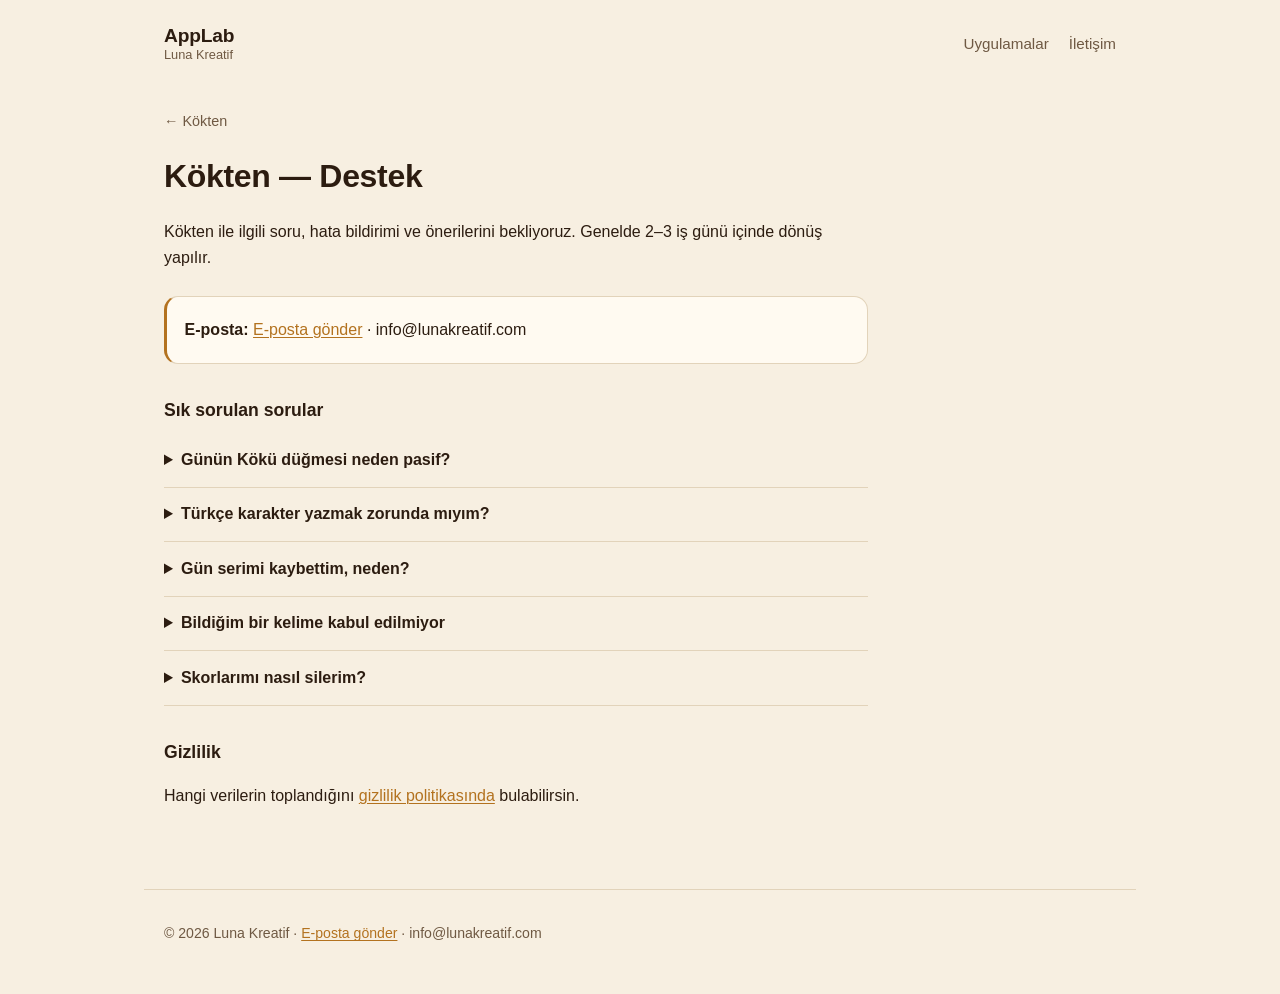
<file: kokten/destek/index.html>
<!doctype html>
<html lang="tr">
<head>
<meta charset="utf-8">
<meta name="viewport" content="width=device-width, initial-scale=1">
<title>Kökten — Destek</title>
<meta name="description" content="Kökten destek ve sık sorulan sorular">
<meta property="og:title" content="Kökten — Destek">
<meta property="og:description" content="Kökten destek ve sık sorulan sorular">
<meta property="og:type" content="website">
<link rel="icon" href="../../assets/favicon.svg">
<link rel="stylesheet" href="../../assets/style.css">
<style>:root{--accent:#B3721F}</style>
</head>
<body>
<header class="ust">
  <a class="marka" href="../../index.html">
    <span class="marka-ad">AppLab</span>
    <span class="marka-alt">Luna Kreatif</span>
  </a>
  <nav>
    <a href="../../index.html">Uygulamalar</a>
    <a href="mailto:info@lunakreatif.com">İletişim</a>
  </nav>
</header>
<main>

  <article class="metin">
    <p class="firari"><a href="../index.html">← Kökten</a></p>
    <h1>Kökten — Destek</h1>
    <p>Kökten ile ilgili soru, hata bildirimi ve önerilerini bekliyoruz. Genelde 2–3 iş günü içinde dönüş yapılır.</p>

    <div class="ozet">
      <p><strong>E-posta:</strong> <a href="mailto:info@lunakreatif.com">E-posta gönder</a> · <span class="adres">info<!---->@<!---->lunakreatif.com</span></p>
    </div>

    <h2>Sık sorulan sorular</h2>
    <details>
      <summary>Günün Kökü düğmesi neden pasif?</summary>
      <p>Günün Kökü günde bir kez oynanır. O günkü turu oynadıysan düğme pasifleşir ve altında “Aynı kökü tekrar oyna” görünür — bu alıştırma turudur, puanı sıralamaya girmez. Ertesi gün yeni kök gelir.</p>
    </details>
    <details>
      <summary>Türkçe karakter yazmak zorunda mıyım?</summary>
      <p>Hayır. “gozluk” yazman yeter, oyun gözlük'ü bulur ve doğru yazımı ekranda gösterir.</p>
    </details>
    <details>
      <summary>Gün serimi kaybettim, neden?</summary>
      <p>Seri yalnızca Günün Kökü'nden sayılır ve üç gün üst üste oynamazsan sıfırlanır. Bir iki günlük ara seriyi bozmaz.</p>
    </details>
    <details>
      <summary>Bildiğim bir kelime kabul edilmiyor</summary>
      <p>Sözlük sınırlı bir türev listesinden oluşuyor; her geçerli kelime içinde olmayabilir. Eksik bulduğun kelimeyi bize yazarsan bir sonraki sürümde ekleyelim.</p>
    </details>
    <details>
      <summary>Skorlarımı nasıl silerim?</summary>
      <p>Ayarlar → “Skorlarımı sil”. Tur geçmişin, sıralaman ve gün serin silinir; bu işlem geri alınamaz.</p>
    </details>

    <h2>Gizlilik</h2>
    <p>Hangi verilerin toplandığını <a href="../gizlilik/index.html">gizlilik politikasında</a> bulabilirsin.</p>
  </article>
</main>
<footer class="alt">
  <p>© 2026 Luna Kreatif · <a href="mailto:info@lunakreatif.com">E-posta gönder</a> · <span class="adres">info<!---->@<!---->lunakreatif.com</span></p>
</footer>
</body>
</html>
</file>
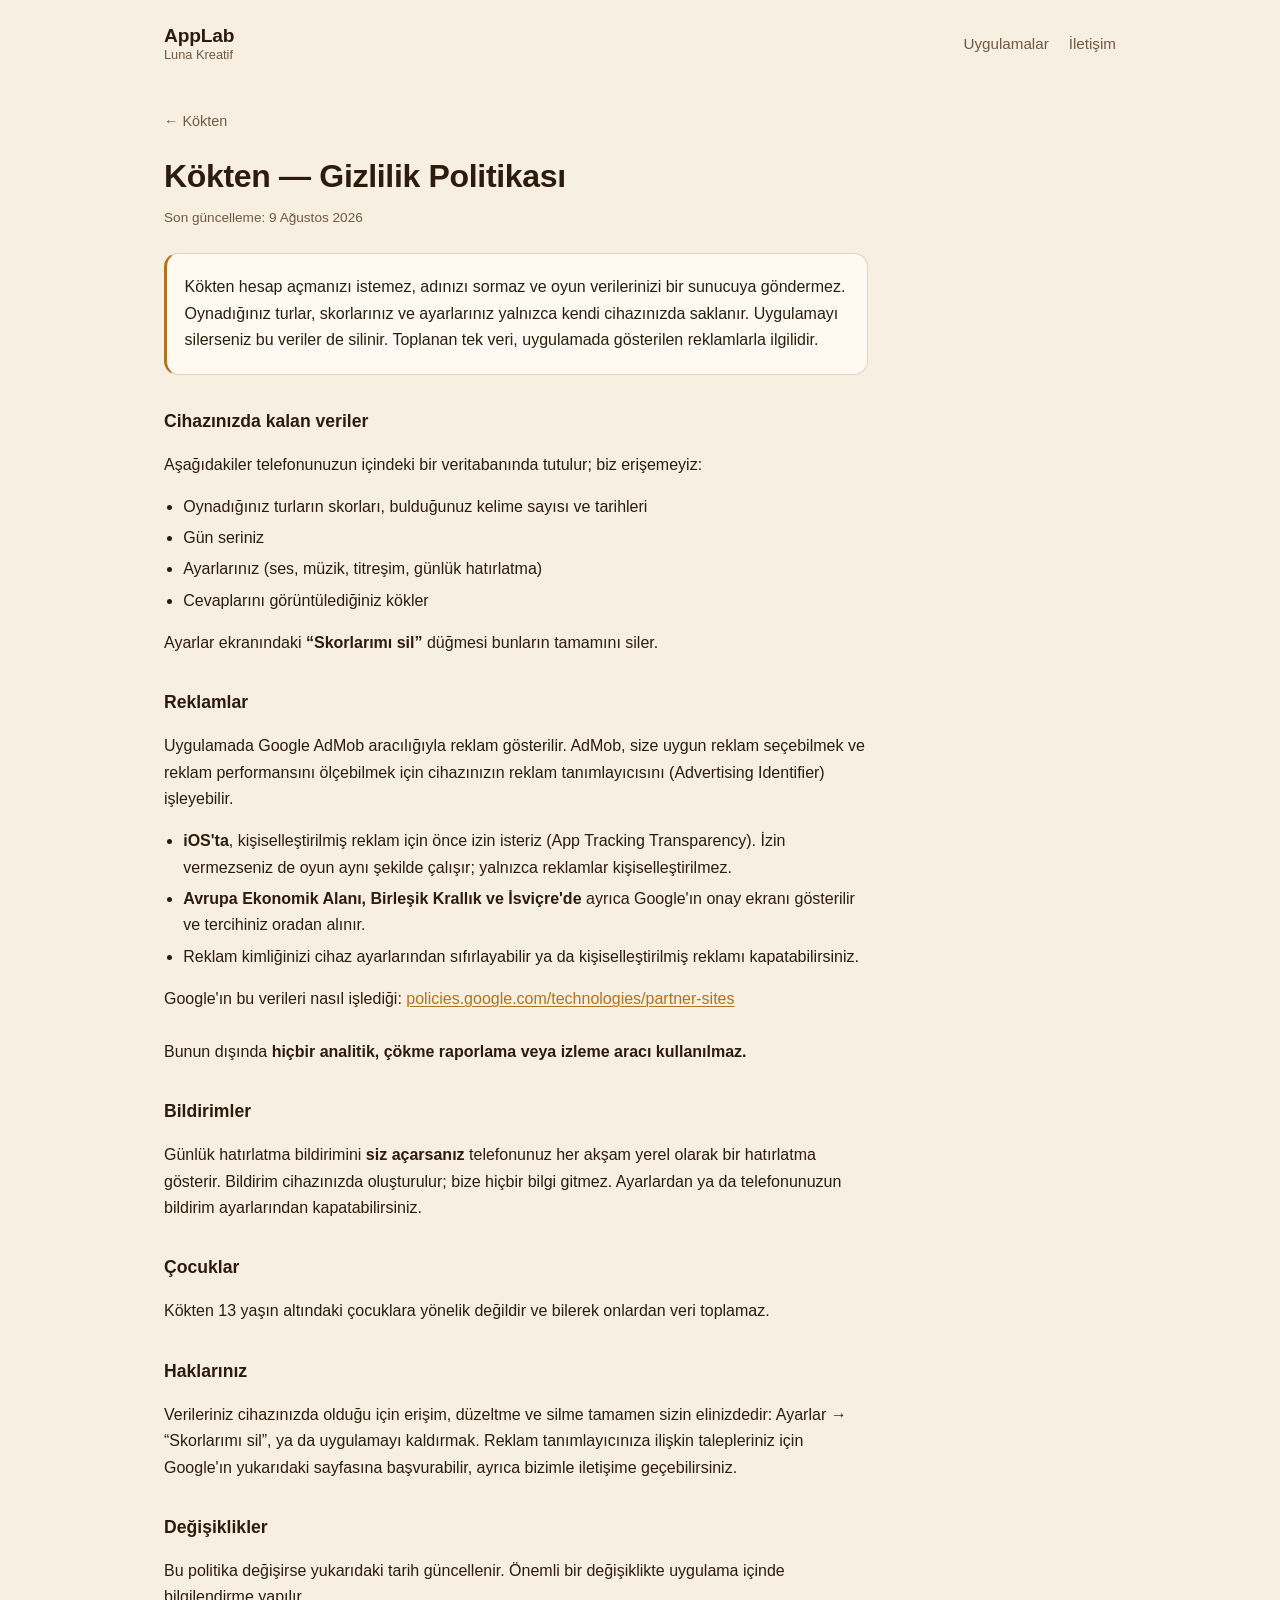
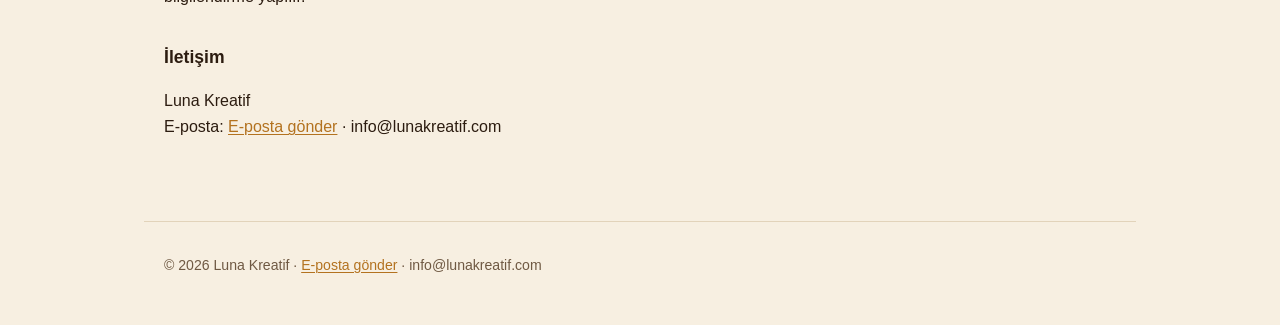
<file: kokten/gizlilik/index.html>
<!doctype html>
<html lang="tr">
<head>
<meta charset="utf-8">
<meta name="viewport" content="width=device-width, initial-scale=1">
<title>Kökten — Gizlilik Politikası</title>
<meta name="description" content="Kökten gizlilik politikası">
<meta property="og:title" content="Kökten — Gizlilik Politikası">
<meta property="og:description" content="Kökten gizlilik politikası">
<meta property="og:type" content="website">
<link rel="icon" href="../../assets/favicon.svg">
<link rel="stylesheet" href="../../assets/style.css">
<style>:root{--accent:#B3721F}</style>
</head>
<body>
<header class="ust">
  <a class="marka" href="../../index.html">
    <span class="marka-ad">AppLab</span>
    <span class="marka-alt">Luna Kreatif</span>
  </a>
  <nav>
    <a href="../../index.html">Uygulamalar</a>
    <a href="mailto:info@lunakreatif.com">İletişim</a>
  </nav>
</header>
<main>

  <article class="metin">
    <p class="firari"><a href="../index.html">← Kökten</a></p>
    <h1>Kökten — Gizlilik Politikası</h1>
    <p class="kunye">Son güncelleme: 9 Ağustos 2026</p>

    <div class="ozet"><p>Kökten hesap açmanızı istemez, adınızı sormaz ve oyun verilerinizi bir sunucuya göndermez. Oynadığınız turlar, skorlarınız ve ayarlarınız yalnızca kendi cihazınızda saklanır. Uygulamayı silerseniz bu veriler de silinir. Toplanan tek veri, uygulamada gösterilen reklamlarla ilgilidir.</p></div>

    <h2>Cihazınızda kalan veriler</h2>
    <p>Aşağıdakiler telefonunuzun içindeki bir veritabanında tutulur; biz erişemeyiz:</p>
    <ul><li>Oynadığınız turların skorları, bulduğunuz kelime sayısı ve tarihleri</li><li>Gün seriniz</li><li>Ayarlarınız (ses, müzik, titreşim, günlük hatırlatma)</li><li>Cevaplarını görüntülediğiniz kökler</li></ul>
    <p>Ayarlar ekranındaki <strong>“Skorlarımı sil”</strong> düğmesi bunların tamamını siler.</p>

    <h2>Reklamlar</h2>
    <p>Uygulamada Google AdMob aracılığıyla reklam gösterilir. AdMob, size uygun reklam seçebilmek ve reklam performansını ölçebilmek için cihazınızın reklam tanımlayıcısını (Advertising Identifier) işleyebilir.</p>
    <ul><li><strong>iOS'ta</strong>, kişiselleştirilmiş reklam için önce izin isteriz (App Tracking Transparency). İzin vermezseniz de oyun aynı şekilde çalışır; yalnızca reklamlar kişiselleştirilmez.</li><li><strong>Avrupa Ekonomik Alanı, Birleşik Krallık ve İsviçre'de</strong> ayrıca Google'ın onay ekranı gösterilir ve tercihiniz oradan alınır.</li><li>Reklam kimliğinizi cihaz ayarlarından sıfırlayabilir ya da kişiselleştirilmiş reklamı kapatabilirsiniz.</li></ul>
    <p>Google'ın bu verileri nasıl işlediği: <a href="https://policies.google.com/technologies/partner-sites">policies.google.com/technologies/partner-sites</a><br><br>Bunun dışında <strong>hiçbir analitik, çökme raporlama veya izleme aracı kullanılmaz.</strong></p>

    <h2>Bildirimler</h2>
    <p>Günlük hatırlatma bildirimini <strong>siz açarsanız</strong> telefonunuz her akşam yerel olarak bir hatırlatma gösterir. Bildirim cihazınızda oluşturulur; bize hiçbir bilgi gitmez. Ayarlardan ya da telefonunuzun bildirim ayarlarından kapatabilirsiniz.</p>
    
    

    <h2>Çocuklar</h2>
    <p>Kökten 13 yaşın altındaki çocuklara yönelik değildir ve bilerek onlardan veri toplamaz.</p>
    
    

    <h2>Haklarınız</h2>
    <p>Verileriniz cihazınızda olduğu için erişim, düzeltme ve silme tamamen sizin elinizdedir: Ayarlar → “Skorlarımı sil”, ya da uygulamayı kaldırmak. Reklam tanımlayıcınıza ilişkin talepleriniz için Google'ın yukarıdaki sayfasına başvurabilir, ayrıca bizimle iletişime geçebilirsiniz.</p>
    
    

    <h2>Değişiklikler</h2>
    <p>Bu politika değişirse yukarıdaki tarih güncellenir. Önemli bir değişiklikte uygulama içinde bilgilendirme yapılır.</p>
    
    

    <h2>İletişim</h2>
    <p>Luna Kreatif<br>E-posta: <a href="mailto:info@lunakreatif.com">E-posta gönder</a> · <span class="adres">info<!---->@<!---->lunakreatif.com</span></p>
  </article>
</main>
<footer class="alt">
  <p>© 2026 Luna Kreatif · <a href="mailto:info@lunakreatif.com">E-posta gönder</a> · <span class="adres">info<!---->@<!---->lunakreatif.com</span></p>
</footer>
</body>
</html>
</file>
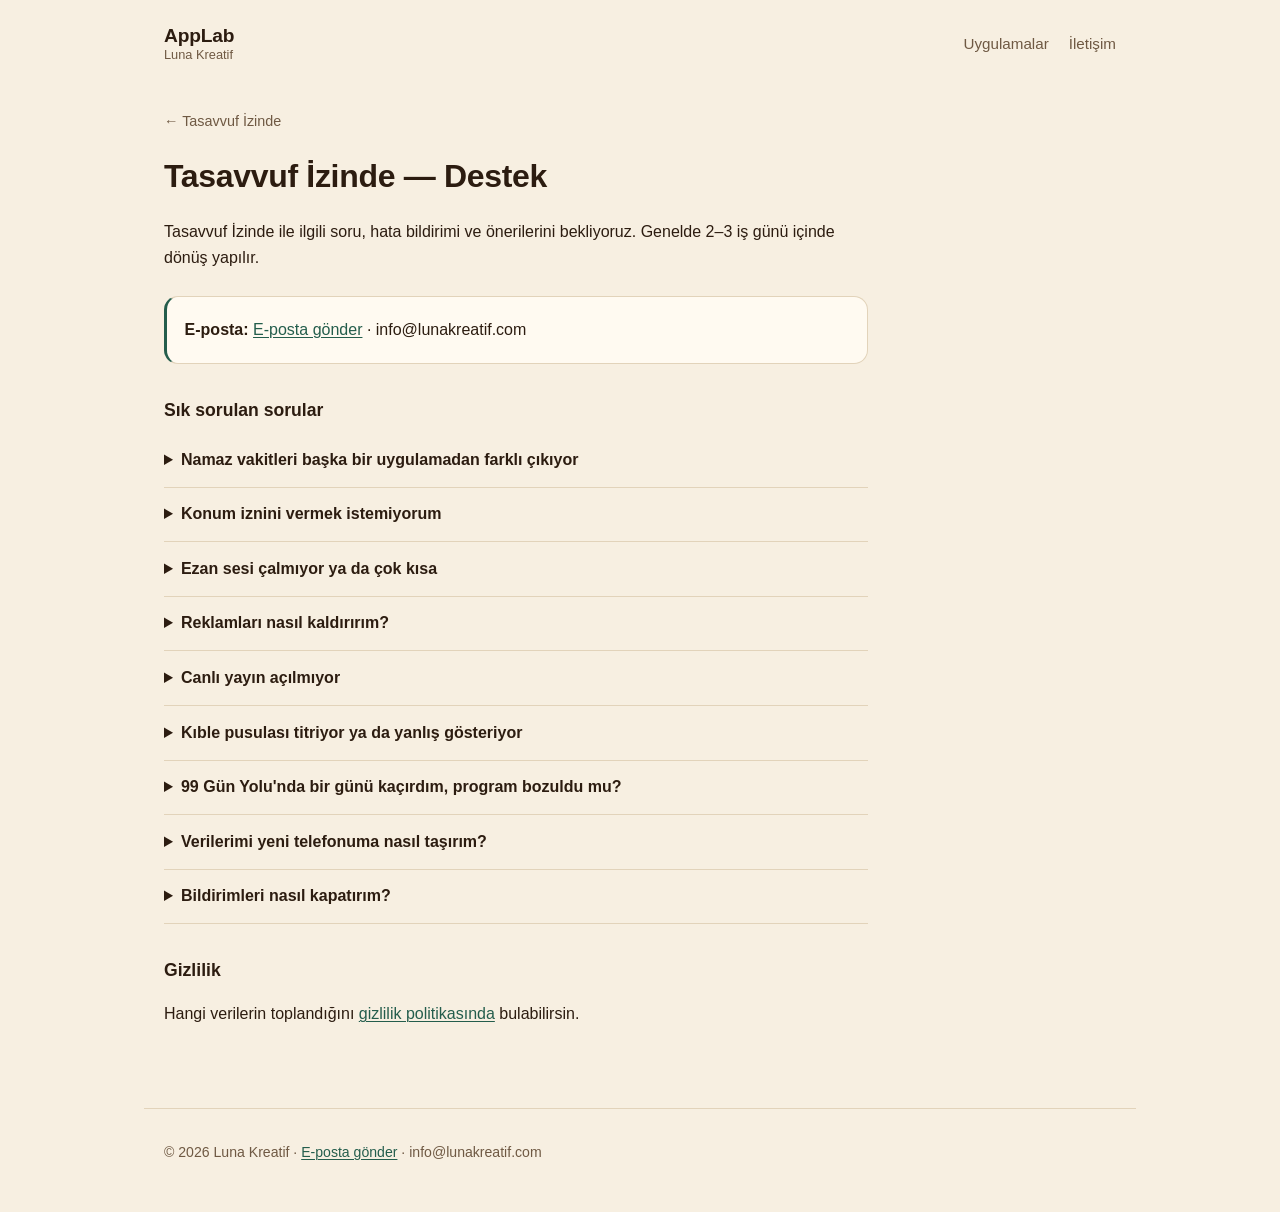
<file: tasavvufizinde/destek/index.html>
<!doctype html>
<html lang="tr">
<head>
<meta charset="utf-8">
<meta name="viewport" content="width=device-width, initial-scale=1">
<title>Tasavvuf İzinde — Destek</title>
<meta name="description" content="Tasavvuf İzinde destek ve sık sorulan sorular">
<meta property="og:title" content="Tasavvuf İzinde — Destek">
<meta property="og:description" content="Tasavvuf İzinde destek ve sık sorulan sorular">
<meta property="og:type" content="website">
<link rel="icon" href="../../assets/favicon.svg">
<link rel="stylesheet" href="../../assets/style.css">
<style>:root{--accent:#245D4C}</style>
</head>
<body>
<header class="ust">
  <a class="marka" href="../../index.html">
    <span class="marka-ad">AppLab</span>
    <span class="marka-alt">Luna Kreatif</span>
  </a>
  <nav>
    <a href="../../index.html">Uygulamalar</a>
    <a href="mailto:info@lunakreatif.com">İletişim</a>
  </nav>
</header>
<main>

  <article class="metin">
    <p class="firari"><a href="../index.html">← Tasavvuf İzinde</a></p>
    <h1>Tasavvuf İzinde — Destek</h1>
    <p>Tasavvuf İzinde ile ilgili soru, hata bildirimi ve önerilerini bekliyoruz. Genelde 2–3 iş günü içinde dönüş yapılır.</p>

    <div class="ozet">
      <p><strong>E-posta:</strong> <a href="mailto:info@lunakreatif.com">E-posta gönder</a> · <span class="adres">info<!---->@<!---->lunakreatif.com</span></p>
    </div>

    <h2>Sık sorulan sorular</h2>
    <details>
      <summary>Namaz vakitleri başka bir uygulamadan farklı çıkıyor</summary>
      <p>Vakitler seçtiğin hesaplama yöntemine göre değişir. Varsayılan Diyanet İşleri Başkanlığı'dır; Namaz sekmesindeki vakitler kartından yöntemi değiştirebilirsin. Tercihin kalıcı olarak saklanır.</p>
    </details>
    <details>
      <summary>Konum iznini vermek istemiyorum</summary>
      <p>Vermek zorunda değilsin. Uygulama İstanbul varsayılanıyla açılır ve Namaz sekmesindeki “Şehir” düğmesinden istediğin şehri seçebilirsin. Yalnızca “yakındaki camiler” ekranı konum ister.</p>
    </details>
    <details>
      <summary>Ezan sesi çalmıyor ya da çok kısa</summary>
      <p>iOS bildirim seslerini 30 saniyeyle sınırlar, bu yüzden ezan bildirimi açılış tekbirlerine kısaltılmıştır. Ses hiç gelmiyorsa telefonun sessiz modunu ve Ayarlar › Bildirimler › Tasavvuf İzinde altındaki ses iznini kontrol et.</p>
    </details>
    <details>
      <summary>Reklamları nasıl kaldırırım?</summary>
      <p>Profil ekranından Premium'a geçebilirsin. Premium açıkken reklam bileşeni hiç yüklenmez. Satın alman App Store ya da Google Play hesabına bağlıdır; yeni telefonda Profil ekranındaki “Satın alımları geri yükle” ile taşıyabilirsin.</p>
    </details>
    <details>
      <summary>Canlı yayın açılmıyor</summary>
      <p>Yayınlar YouTube üzerinden gelir; bağlantın yavaşsa ya da YouTube'a erişim kısıtlıysa açılmayabilir. Yayın kaynağı da zaman zaman kesintiye girebiliyor, biraz sonra tekrar dene.</p>
    </details>
    <details>
      <summary>Kıble pusulası titriyor ya da yanlış gösteriyor</summary>
      <p>Telefonu elinde sekiz çizer gibi birkaç kez çevirerek pusulayı kalibre et. Metal masa, mıknatıslı kılıf ve şarj kablosu gibi manyetik kaynaklar yönü bozar; bunlardan uzaklaşınca düzelir.</p>
    </details>
    <details>
      <summary>99 Gün Yolu'nda bir günü kaçırdım, program bozuldu mu?</summary>
      <p>Hayır. Program takvim gününe göre ilerler; kaçırdığın gün işaretsiz kalır ama sıradaki güne geçmeni engellemez.</p>
    </details>
    <details>
      <summary>Verilerimi yeni telefonuma nasıl taşırım?</summary>
      <p>Eski telefonda Profil › Verilerimi dışa aktar ile yedeği panoya kopyala, kendine gönder. Yeni telefonda Profil › Yedekten geri yükle ekranına yapıştır.</p>
    </details>
    <details>
      <summary>Bildirimleri nasıl kapatırım?</summary>
      <p>Profil ekranındaki bildirim anahtarlarından tek tek kapatabilirsin. Tümünü birden kapatmak için telefonunun Ayarlar › Bildirimler bölümünü de kullanabilirsin.</p>
    </details>

    <h2>Gizlilik</h2>
    <p>Hangi verilerin toplandığını <a href="../gizlilik/index.html">gizlilik politikasında</a> bulabilirsin.</p>
  </article>
</main>
<footer class="alt">
  <p>© 2026 Luna Kreatif · <a href="mailto:info@lunakreatif.com">E-posta gönder</a> · <span class="adres">info<!---->@<!---->lunakreatif.com</span></p>
</footer>
</body>
</html>
</file>
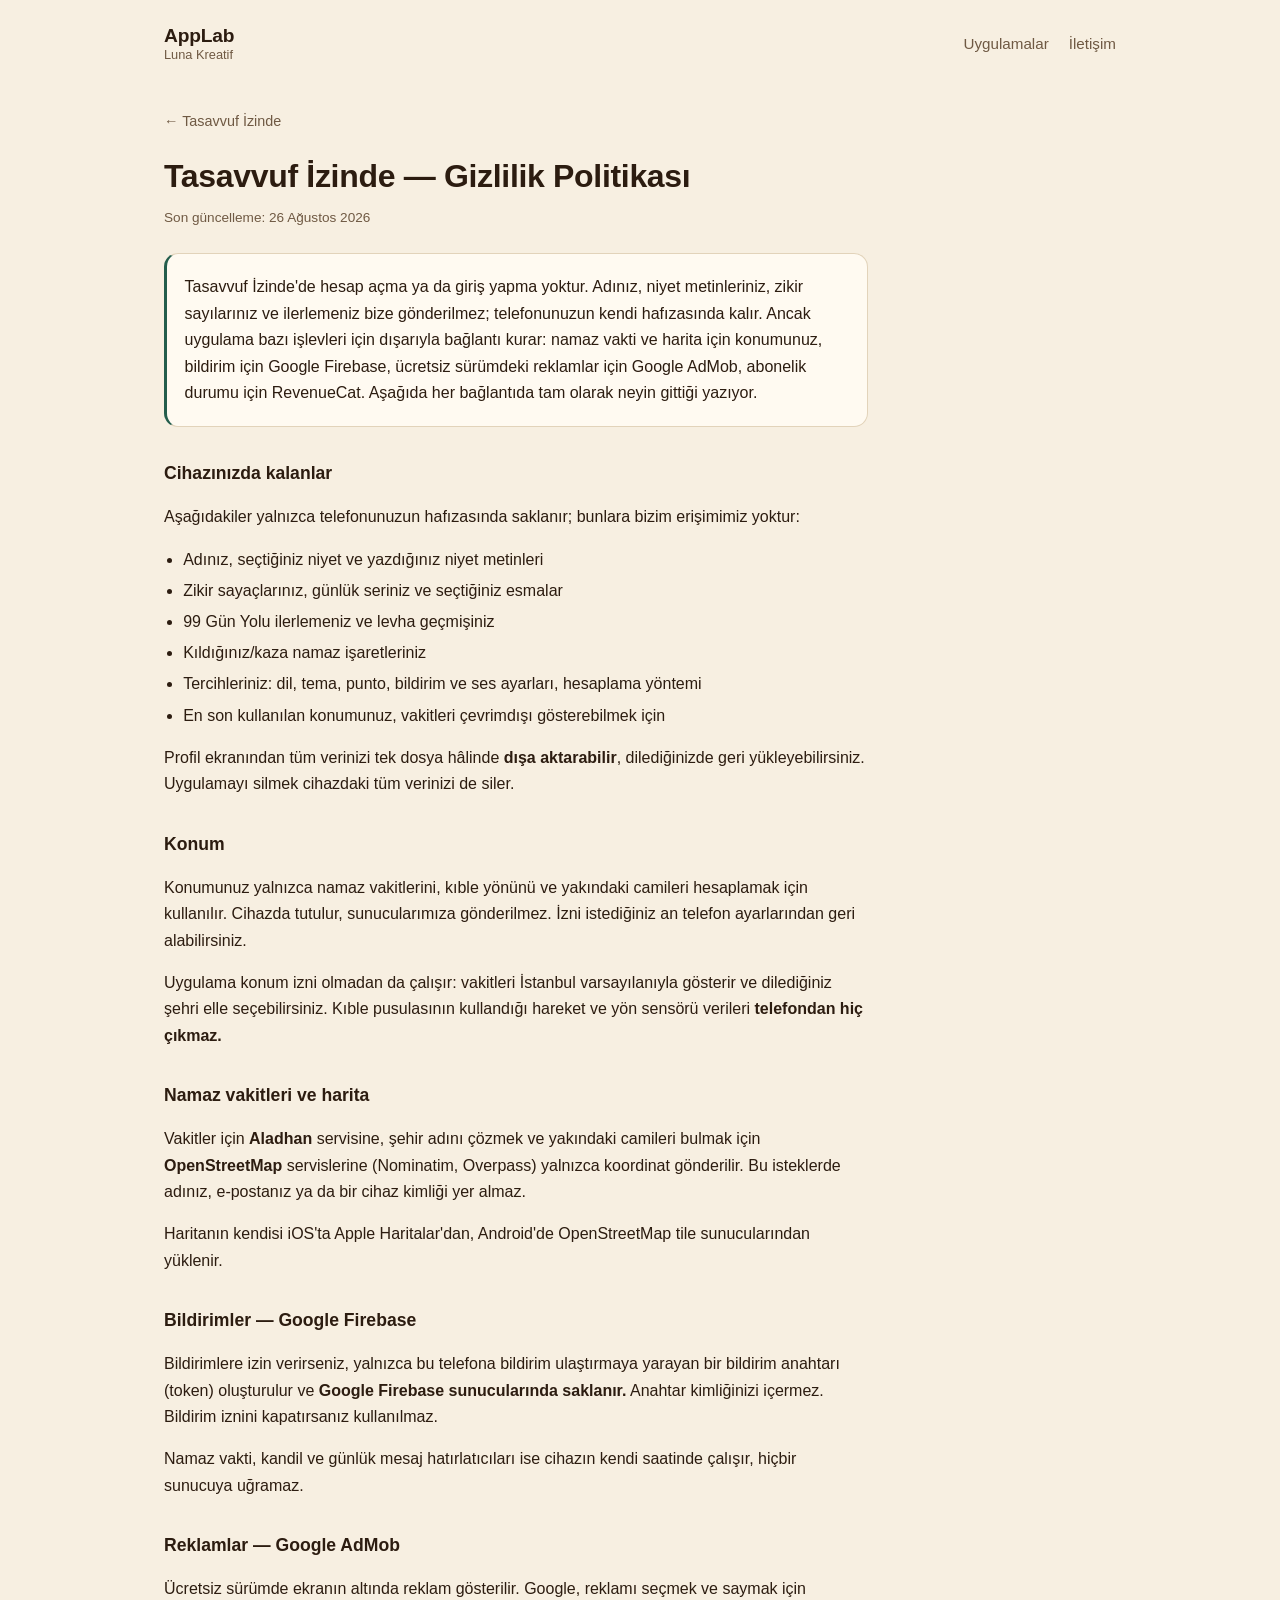
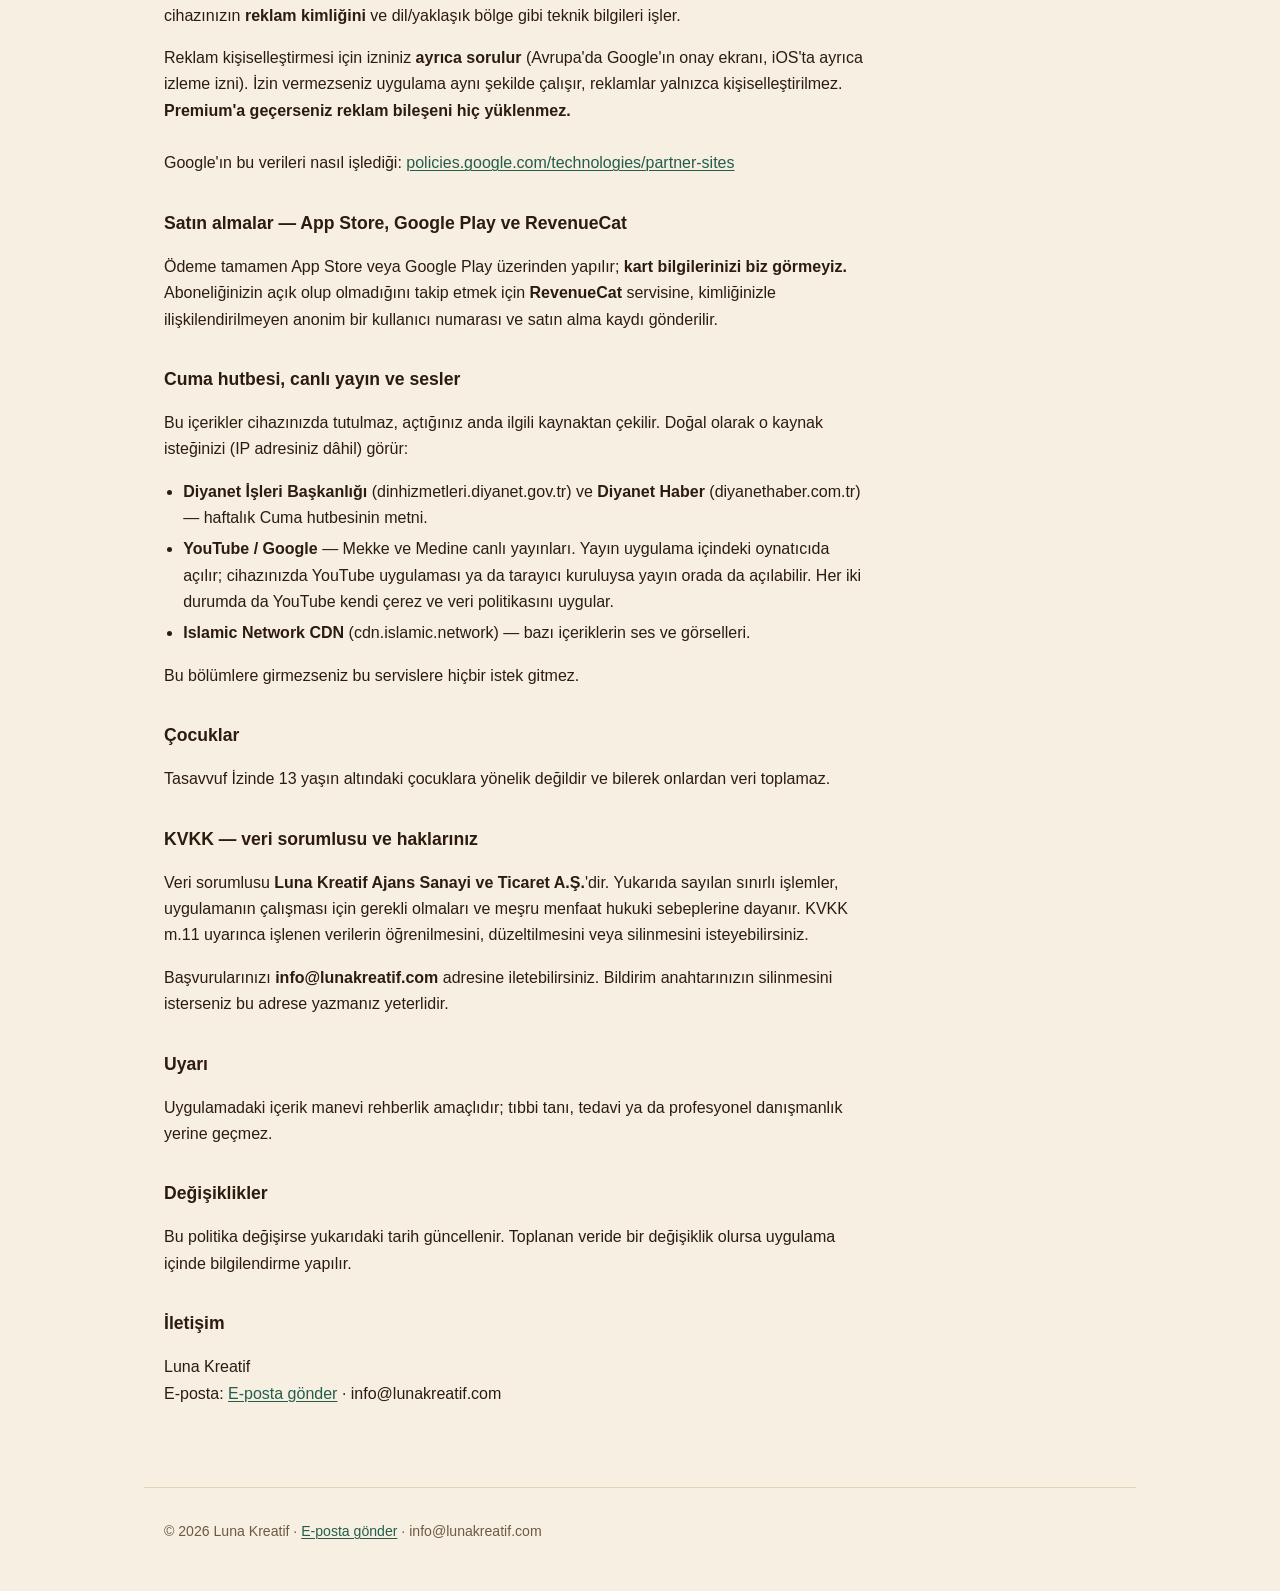
<file: tasavvufizinde/gizlilik/index.html>
<!doctype html>
<html lang="tr">
<head>
<meta charset="utf-8">
<meta name="viewport" content="width=device-width, initial-scale=1">
<title>Tasavvuf İzinde — Gizlilik Politikası</title>
<meta name="description" content="Tasavvuf İzinde gizlilik politikası">
<meta property="og:title" content="Tasavvuf İzinde — Gizlilik Politikası">
<meta property="og:description" content="Tasavvuf İzinde gizlilik politikası">
<meta property="og:type" content="website">
<link rel="icon" href="../../assets/favicon.svg">
<link rel="stylesheet" href="../../assets/style.css">
<style>:root{--accent:#245D4C}</style>
</head>
<body>
<header class="ust">
  <a class="marka" href="../../index.html">
    <span class="marka-ad">AppLab</span>
    <span class="marka-alt">Luna Kreatif</span>
  </a>
  <nav>
    <a href="../../index.html">Uygulamalar</a>
    <a href="mailto:info@lunakreatif.com">İletişim</a>
  </nav>
</header>
<main>

  <article class="metin">
    <p class="firari"><a href="../index.html">← Tasavvuf İzinde</a></p>
    <h1>Tasavvuf İzinde — Gizlilik Politikası</h1>
    <p class="kunye">Son güncelleme: 26 Ağustos 2026</p>

    <div class="ozet"><p>Tasavvuf İzinde'de hesap açma ya da giriş yapma yoktur. Adınız, niyet metinleriniz, zikir sayılarınız ve ilerlemeniz bize gönderilmez; telefonunuzun kendi hafızasında kalır. Ancak uygulama bazı işlevleri için dışarıyla bağlantı kurar: namaz vakti ve harita için konumunuz, bildirim için Google Firebase, ücretsiz sürümdeki reklamlar için Google AdMob, abonelik durumu için RevenueCat. Aşağıda her bağlantıda tam olarak neyin gittiği yazıyor.</p></div>

    <h2>Cihazınızda kalanlar</h2>
    <p>Aşağıdakiler yalnızca telefonunuzun hafızasında saklanır; bunlara bizim erişimimiz yoktur:</p>
    <ul><li>Adınız, seçtiğiniz niyet ve yazdığınız niyet metinleri</li><li>Zikir sayaçlarınız, günlük seriniz ve seçtiğiniz esmalar</li><li>99 Gün Yolu ilerlemeniz ve levha geçmişiniz</li><li>Kıldığınız/kaza namaz işaretleriniz</li><li>Tercihleriniz: dil, tema, punto, bildirim ve ses ayarları, hesaplama yöntemi</li><li>En son kullanılan konumunuz, vakitleri çevrimdışı gösterebilmek için</li></ul>
    <p>Profil ekranından tüm verinizi tek dosya hâlinde <strong>dışa aktarabilir</strong>, dilediğinizde geri yükleyebilirsiniz. Uygulamayı silmek cihazdaki tüm verinizi de siler.</p>

    <h2>Konum</h2>
    <p>Konumunuz yalnızca namaz vakitlerini, kıble yönünü ve yakındaki camileri hesaplamak için kullanılır. Cihazda tutulur, sunucularımıza gönderilmez. İzni istediğiniz an telefon ayarlarından geri alabilirsiniz.</p>
    
    <p>Uygulama konum izni olmadan da çalışır: vakitleri İstanbul varsayılanıyla gösterir ve dilediğiniz şehri elle seçebilirsiniz. Kıble pusulasının kullandığı hareket ve yön sensörü verileri <strong>telefondan hiç çıkmaz.</strong></p>

    <h2>Namaz vakitleri ve harita</h2>
    <p>Vakitler için <strong>Aladhan</strong> servisine, şehir adını çözmek ve yakındaki camileri bulmak için <strong>OpenStreetMap</strong> servislerine (Nominatim, Overpass) yalnızca koordinat gönderilir. Bu isteklerde adınız, e-postanız ya da bir cihaz kimliği yer almaz.</p>
    
    <p>Haritanın kendisi iOS'ta Apple Haritalar'dan, Android'de OpenStreetMap tile sunucularından yüklenir.</p>

    <h2>Bildirimler — Google Firebase</h2>
    <p>Bildirimlere izin verirseniz, yalnızca bu telefona bildirim ulaştırmaya yarayan bir bildirim anahtarı (token) oluşturulur ve <strong>Google Firebase sunucularında saklanır.</strong> Anahtar kimliğinizi içermez. Bildirim iznini kapatırsanız kullanılmaz.</p>
    
    <p>Namaz vakti, kandil ve günlük mesaj hatırlatıcıları ise cihazın kendi saatinde çalışır, hiçbir sunucuya uğramaz.</p>

    <h2>Reklamlar — Google AdMob</h2>
    <p>Ücretsiz sürümde ekranın altında reklam gösterilir. Google, reklamı seçmek ve saymak için cihazınızın <strong>reklam kimliğini</strong> ve dil/yaklaşık bölge gibi teknik bilgileri işler.</p>
    
    <p>Reklam kişiselleştirmesi için izniniz <strong>ayrıca sorulur</strong> (Avrupa'da Google'ın onay ekranı, iOS'ta ayrıca izleme izni). İzin vermezseniz uygulama aynı şekilde çalışır, reklamlar yalnızca kişiselleştirilmez. <strong>Premium'a geçerseniz reklam bileşeni hiç yüklenmez.</strong><br><br>Google'ın bu verileri nasıl işlediği: <a href="https://policies.google.com/technologies/partner-sites">policies.google.com/technologies/partner-sites</a></p>

    <h2>Satın almalar — App Store, Google Play ve RevenueCat</h2>
    <p>Ödeme tamamen App Store veya Google Play üzerinden yapılır; <strong>kart bilgilerinizi biz görmeyiz.</strong> Aboneliğinizin açık olup olmadığını takip etmek için <strong>RevenueCat</strong> servisine, kimliğinizle ilişkilendirilmeyen anonim bir kullanıcı numarası ve satın alma kaydı gönderilir.</p>
    
    

    <h2>Cuma hutbesi, canlı yayın ve sesler</h2>
    <p>Bu içerikler cihazınızda tutulmaz, açtığınız anda ilgili kaynaktan çekilir. Doğal olarak o kaynak isteğinizi (IP adresiniz dâhil) görür:</p>
    <ul><li><strong>Diyanet İşleri Başkanlığı</strong> (dinhizmetleri.diyanet.gov.tr) ve <strong>Diyanet Haber</strong> (diyanethaber.com.tr) — haftalık Cuma hutbesinin metni.</li><li><strong>YouTube / Google</strong> — Mekke ve Medine canlı yayınları. Yayın uygulama içindeki oynatıcıda açılır; cihazınızda YouTube uygulaması ya da tarayıcı kuruluysa yayın orada da açılabilir. Her iki durumda da YouTube kendi çerez ve veri politikasını uygular.</li><li><strong>Islamic Network CDN</strong> (cdn.islamic.network) — bazı içeriklerin ses ve görselleri.</li></ul>
    <p>Bu bölümlere girmezseniz bu servislere hiçbir istek gitmez.</p>

    <h2>Çocuklar</h2>
    <p>Tasavvuf İzinde 13 yaşın altındaki çocuklara yönelik değildir ve bilerek onlardan veri toplamaz.</p>
    
    

    <h2>KVKK — veri sorumlusu ve haklarınız</h2>
    <p>Veri sorumlusu <strong>Luna Kreatif Ajans Sanayi ve Ticaret A.Ş.</strong>'dir. Yukarıda sayılan sınırlı işlemler, uygulamanın çalışması için gerekli olmaları ve meşru menfaat hukuki sebeplerine dayanır. KVKK m.11 uyarınca işlenen verilerin öğrenilmesini, düzeltilmesini veya silinmesini isteyebilirsiniz.</p>
    
    <p>Başvurularınızı <strong>info@lunakreatif.com</strong> adresine iletebilirsiniz. Bildirim anahtarınızın silinmesini isterseniz bu adrese yazmanız yeterlidir.</p>

    <h2>Uyarı</h2>
    <p>Uygulamadaki içerik manevi rehberlik amaçlıdır; tıbbi tanı, tedavi ya da profesyonel danışmanlık yerine geçmez.</p>
    
    

    <h2>Değişiklikler</h2>
    <p>Bu politika değişirse yukarıdaki tarih güncellenir. Toplanan veride bir değişiklik olursa uygulama içinde bilgilendirme yapılır.</p>
    
    

    <h2>İletişim</h2>
    <p>Luna Kreatif<br>E-posta: <a href="mailto:info@lunakreatif.com">E-posta gönder</a> · <span class="adres">info<!---->@<!---->lunakreatif.com</span></p>
  </article>
</main>
<footer class="alt">
  <p>© 2026 Luna Kreatif · <a href="mailto:info@lunakreatif.com">E-posta gönder</a> · <span class="adres">info<!---->@<!---->lunakreatif.com</span></p>
</footer>
</body>
</html>
</file>
<file: assets/style.css>
/* AppLab — tek stil dosyası, bağımlılık yok.
   Sıcak kâğıt paleti; her uygulama kendi --accent değerini getiriyor. */

:root {
  --accent: #b3721f;
  --kagit: #f7efe1;
  --kagit-2: #fffaf1;
  --murekkep: #2c1c10;
  --murekkep-soft: #6f5943;
  --cizgi: #e2d3ba;
  --golge: 0 1px 2px rgba(44, 28, 16, .06), 0 8px 24px rgba(44, 28, 16, .07);
  --yuvarlak: 14px;
}

@media (prefers-color-scheme: dark) {
  :root {
    --kagit: #17120e;
    --kagit-2: #221a14;
    --murekkep: #f0e6d8;
    --murekkep-soft: #b3a08a;
    --cizgi: #33281f;
    --golge: 0 1px 2px rgba(0, 0, 0, .3), 0 8px 24px rgba(0, 0, 0, .35);
  }
}

* { box-sizing: border-box; }

body {
  margin: 0;
  font: 16px/1.65 -apple-system, BlinkMacSystemFont, "Segoe UI", Roboto, "Helvetica Neue", sans-serif;
  color: var(--murekkep);
  background: var(--kagit);
  -webkit-font-smoothing: antialiased;
}

a { color: var(--accent); text-decoration-thickness: 1px; text-underline-offset: 2px; }

main { max-width: 62rem; margin: 0 auto; padding: 0 1.25rem 4rem; }

/* ---------- üst bar ---------- */

.ust {
  max-width: 62rem;
  margin: 0 auto;
  padding: 1.5rem 1.25rem;
  display: flex;
  align-items: center;
  justify-content: space-between;
  gap: 1rem;
  flex-wrap: wrap;
}
.marka { display: flex; flex-direction: column; text-decoration: none; color: inherit; line-height: 1.2; }
.marka-ad { font-weight: 700; font-size: 1.2rem; letter-spacing: -.01em; }
.marka-alt { font-size: .8rem; color: var(--murekkep-soft); }
.ust nav { display: flex; gap: 1.25rem; font-size: .95rem; }
.ust nav a { color: var(--murekkep-soft); text-decoration: none; }
.ust nav a:hover, .ust nav a.secili { color: var(--murekkep); }

/* ---------- giriş ---------- */

.giris { padding: 2rem 0 1rem; max-width: 34rem; }
.giris h1 { font-size: clamp(1.9rem, 5vw, 2.6rem); line-height: 1.15; letter-spacing: -.02em; margin: 0 0 .6rem; }
.giris p { color: var(--murekkep-soft); margin: 0; }

/* ---------- kategori + kartlar ---------- */

.kategori { margin-top: 3rem; }
.kategori h2 { font-size: 1.3rem; margin: 0 0 .2rem; }
.kategori-not { color: var(--murekkep-soft); margin: 0 0 1.25rem; font-size: .95rem; }

.izgara { display: grid; gap: 1rem; grid-template-columns: repeat(auto-fill, minmax(19rem, 1fr)); }

.kart {
  display: flex; gap: 1rem; align-items: center;
  padding: 1.1rem;
  background: var(--kagit-2);
  border: 1px solid var(--cizgi);
  border-radius: var(--yuvarlak);
  text-decoration: none; color: inherit;
  box-shadow: var(--golge);
  transition: transform .15s ease, border-color .15s ease;
}
.kart:hover { transform: translateY(-2px); border-color: var(--accent); }
.kart-ikon { border-radius: 18px; flex: 0 0 auto; }
.kart-metin h3 { margin: 0 0 .15rem; font-size: 1.05rem; }
.kart-metin p { margin: 0 0 .5rem; color: var(--murekkep-soft); font-size: .9rem; }

.rozet {
  display: inline-block; font-size: .72rem; font-weight: 600; letter-spacing: .01em;
  padding: .2rem .55rem; border-radius: 999px;
  background: color-mix(in srgb, var(--accent) 15%, transparent);
  color: var(--accent);
  border: 1px solid color-mix(in srgb, var(--accent) 35%, transparent);
}

/* ---------- uygulama sayfası ---------- */

.uygulama-ust { display: flex; gap: 1.5rem; align-items: center; flex-wrap: wrap; padding: 2rem 0 .5rem; }
.uygulama-ikon { border-radius: 26px; box-shadow: var(--golge); }
.uygulama-ust h1 { margin: 0 0 .2rem; font-size: clamp(1.7rem, 4vw, 2.2rem); letter-spacing: -.02em; }
.slogan { margin: 0 0 .4rem; color: var(--murekkep-soft); font-size: 1.05rem; }
.kunye { margin: 0 0 .75rem; font-size: .85rem; color: var(--murekkep-soft); }

.dugme {
  display: inline-block; margin-right: .5rem;
  padding: .5rem 1.1rem; border-radius: 999px;
  background: var(--accent); color: #fff; text-decoration: none; font-weight: 600; font-size: .95rem;
}

.lead { font-size: 1.1rem; line-height: 1.7; max-width: 44rem; margin: 1.5rem 0 2.5rem; }

.vitrin {
  display: grid; gap: 1rem;
  grid-auto-flow: column; grid-auto-columns: minmax(15rem, 16rem);
  overflow-x: auto; padding-bottom: 1rem;
  scroll-snap-type: x mandatory;
}
.vitrin figure { margin: 0; scroll-snap-align: start; }
.vitrin img {
  width: 100%; height: auto; display: block;
  border-radius: 20px; border: 1px solid var(--cizgi); box-shadow: var(--golge);
}
.vitrin figcaption { font-size: .82rem; color: var(--murekkep-soft); margin-top: .5rem; text-align: center; }

.ozellikler {
  display: grid; gap: 1.25rem 2rem;
  grid-template-columns: repeat(auto-fit, minmax(17rem, 1fr));
  margin: 2.5rem 0;
}
.ozellik h3 { margin: 0 0 .25rem; font-size: 1.02rem; }
.ozellik h3::before { content: ""; display: inline-block; width: .5rem; height: .5rem; border-radius: 2px; background: var(--accent); margin-right: .5rem; vertical-align: middle; }
.ozellik p { margin: 0; color: var(--murekkep-soft); font-size: .95rem; }

.alt-baglantilar { display: flex; gap: 1.25rem; padding-top: 1.5rem; border-top: 1px solid var(--cizgi); font-size: .95rem; }

/* ---------- metin sayfaları (gizlilik / destek) ---------- */

.metin { max-width: 44rem; padding-top: 1.5rem; }
.metin h1 { font-size: clamp(1.5rem, 4vw, 2rem); margin: 0 0 .25rem; letter-spacing: -.01em; }
.metin h2 { font-size: 1.1rem; margin: 2rem 0 .5rem; }
.metin ul { padding-left: 1.2rem; }
.metin li { margin: .3rem 0; }
.firari { font-size: .9rem; margin: 0 0 1rem; }
.firari a { color: var(--murekkep-soft); text-decoration: none; }

.ozet {
  background: var(--kagit-2);
  border: 1px solid var(--cizgi);
  border-left: 3px solid var(--accent);
  border-radius: var(--yuvarlak);
  padding: .25rem 1.1rem;
  margin: 1.5rem 0;
}

details {
  border-bottom: 1px solid var(--cizgi);
  padding: .85rem 0;
}
details summary { cursor: pointer; font-weight: 600; }
details p { color: var(--murekkep-soft); margin: .6rem 0 0; }

/* ---------- alt bilgi ---------- */

.alt {
  max-width: 62rem; margin: 0 auto;
  padding: 2rem 1.25rem 3rem;
  border-top: 1px solid var(--cizgi);
  color: var(--murekkep-soft); font-size: .88rem;
}
.alt p { margin: 0; }

/* E-posta adresinin düz metin hâli — Cloudflare gizlemesine karşı yedek. */
.adres { font-variant-numeric: tabular-nums; }
</file>
